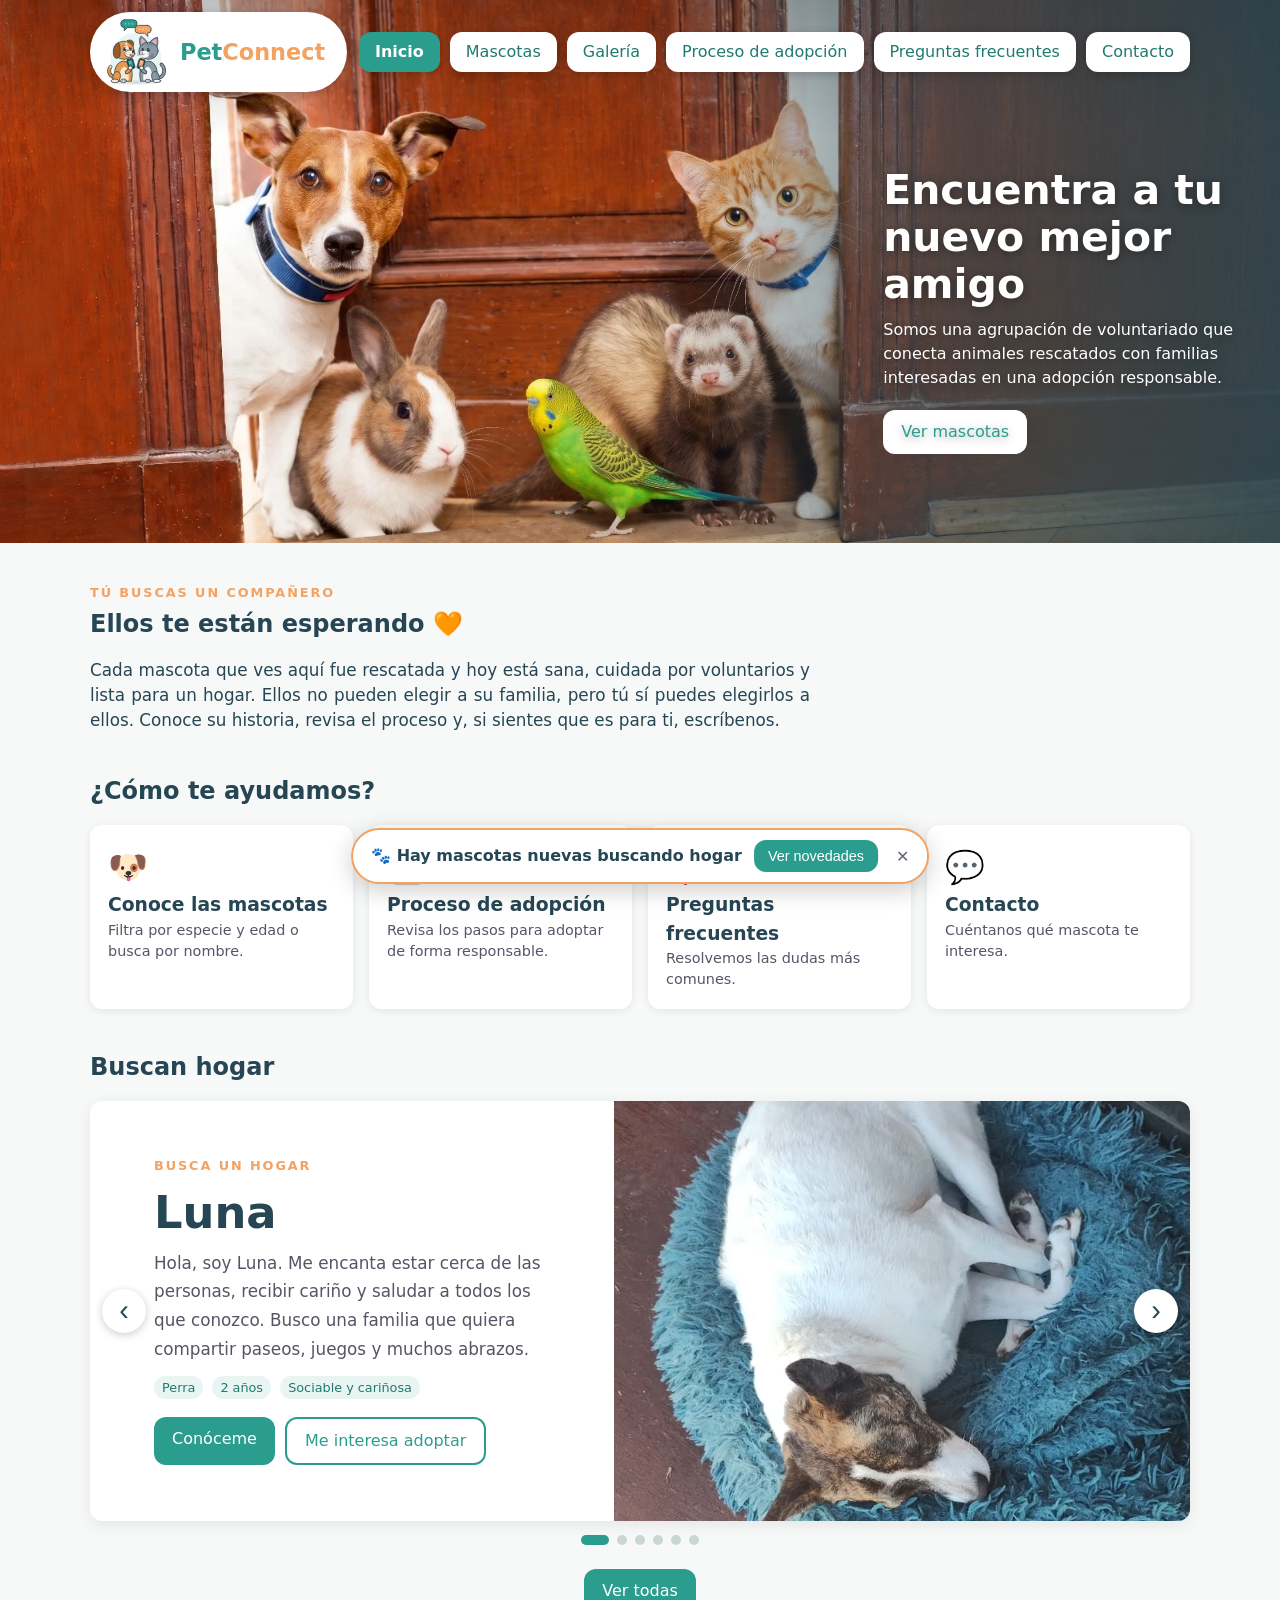
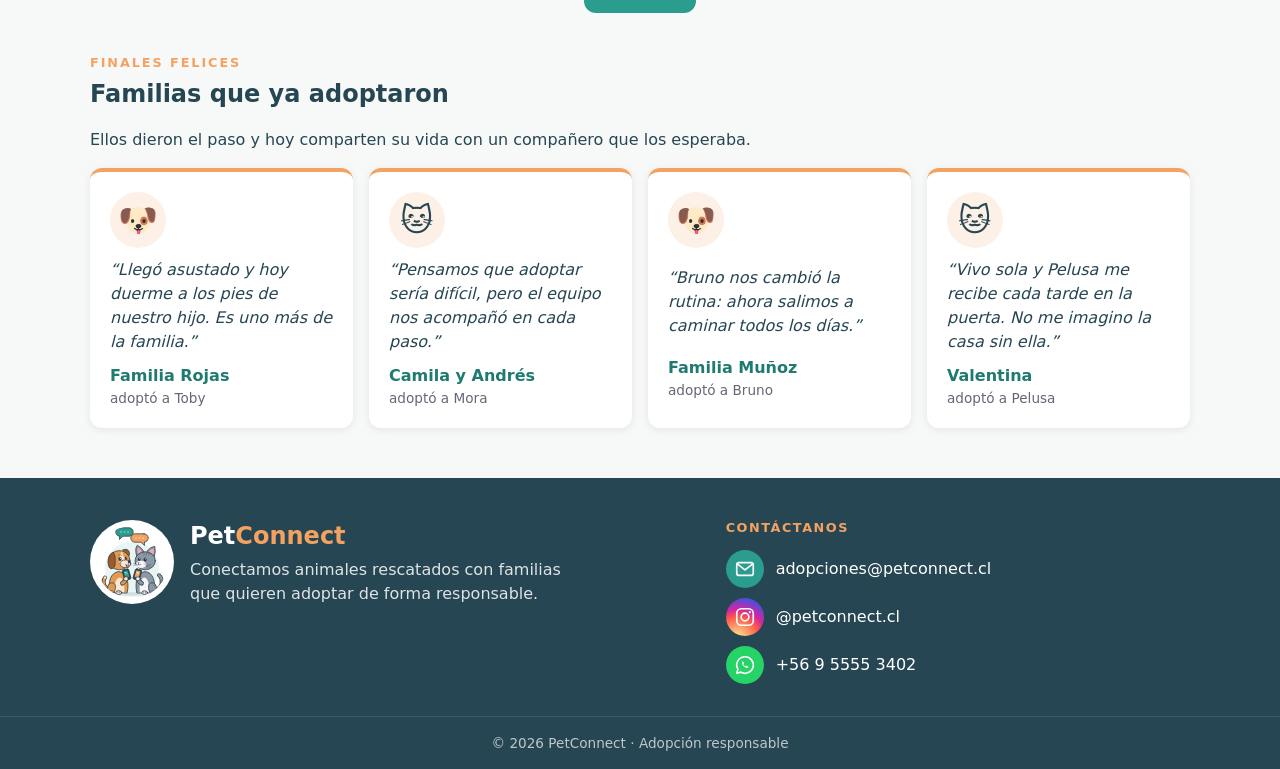
<file: index.html>
<!DOCTYPE html>
<html lang="es">
<head>
  <meta charset="UTF-8">
  <meta name="viewport" content="width=device-width, initial-scale=1.0">
  <title>PetConnect | Adopción responsable</title>
  <link rel="icon" href="public/img/imagenes/logo.ico" sizes="any">
  <!-- El sitio está en public/html: esta página solo lleva hacia allá -->
  <meta http-equiv="refresh" content="0; url=public/html/index.html">
  <script>location.replace("public/html/index.html");</script>
</head>
<body style="font-family: system-ui, sans-serif; text-align: center; padding: 40px 16px;">
  <img src="public/img/imagenes/logo.svg" alt="" width="120">
  <p>Cargando PetConnect…</p>
  <p><a href="public/html/index.html">Entrar al sitio</a></p>
</body>
</html>
</file>
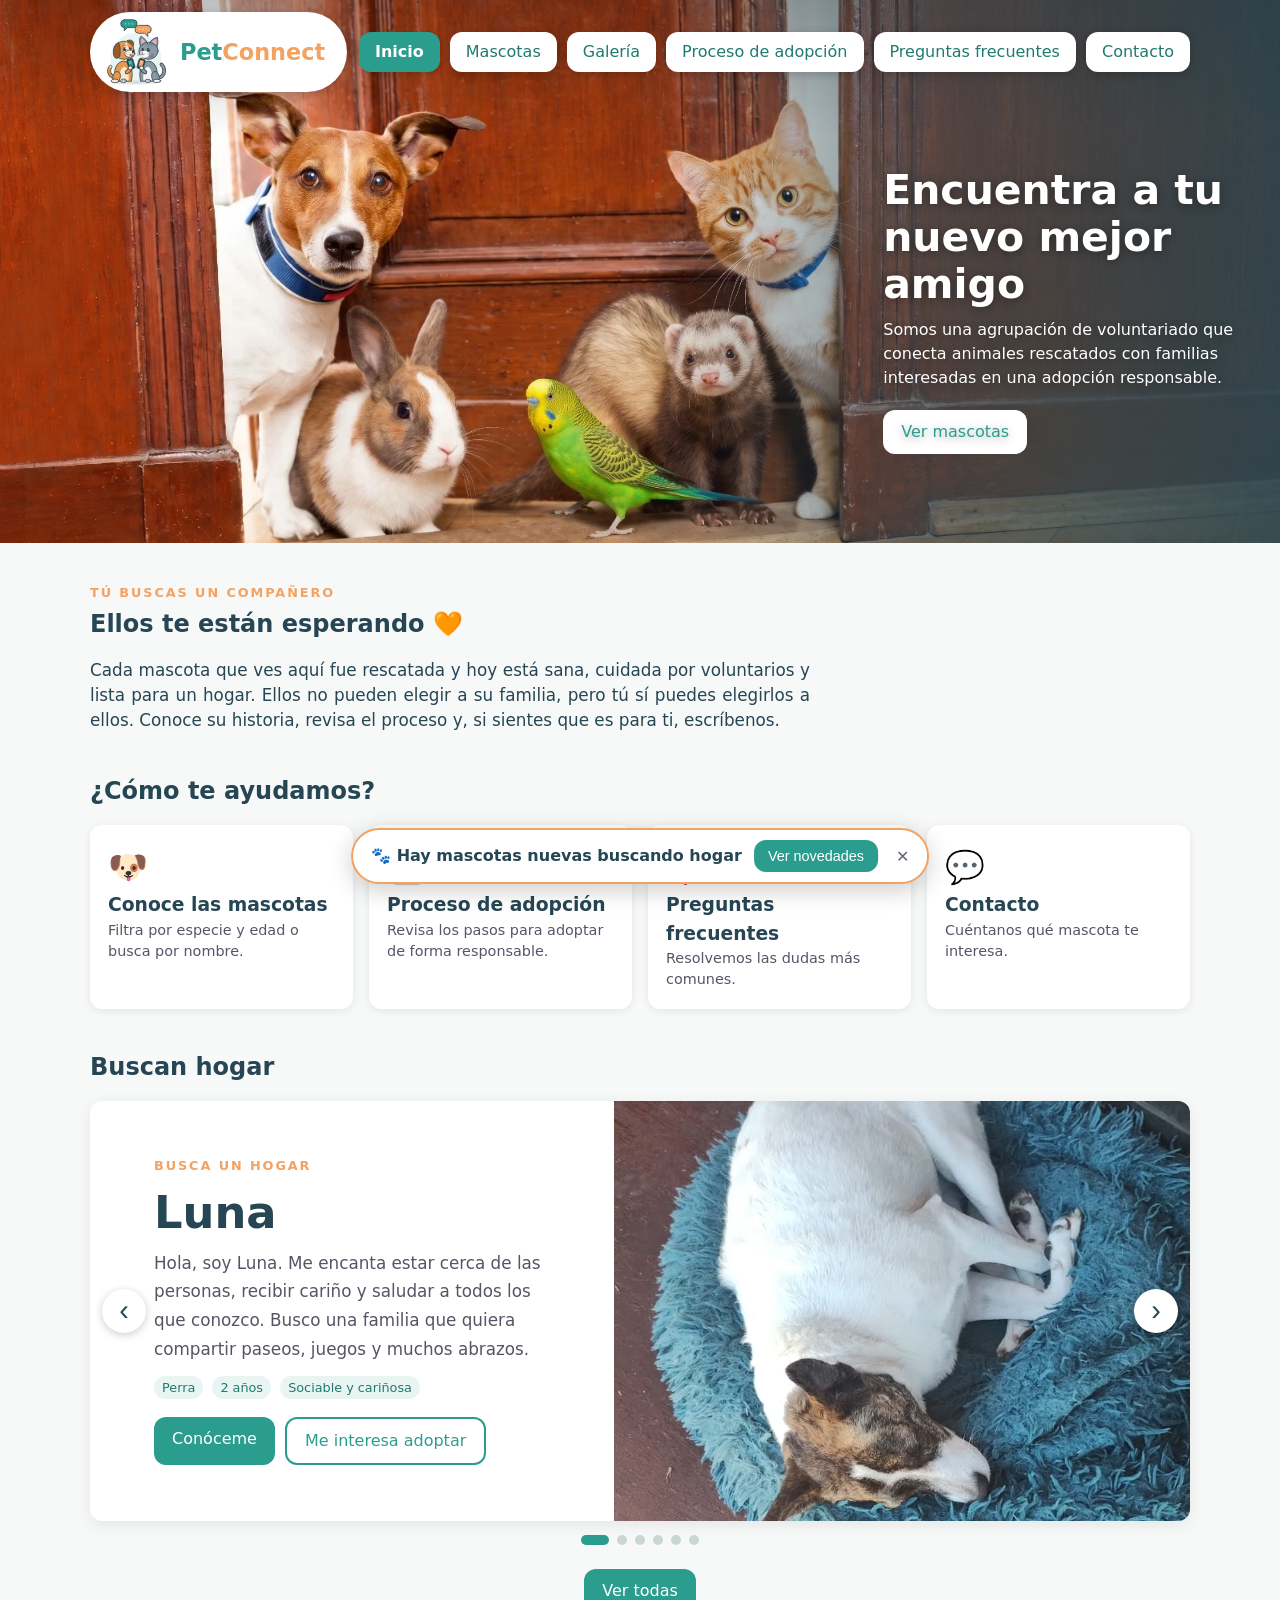
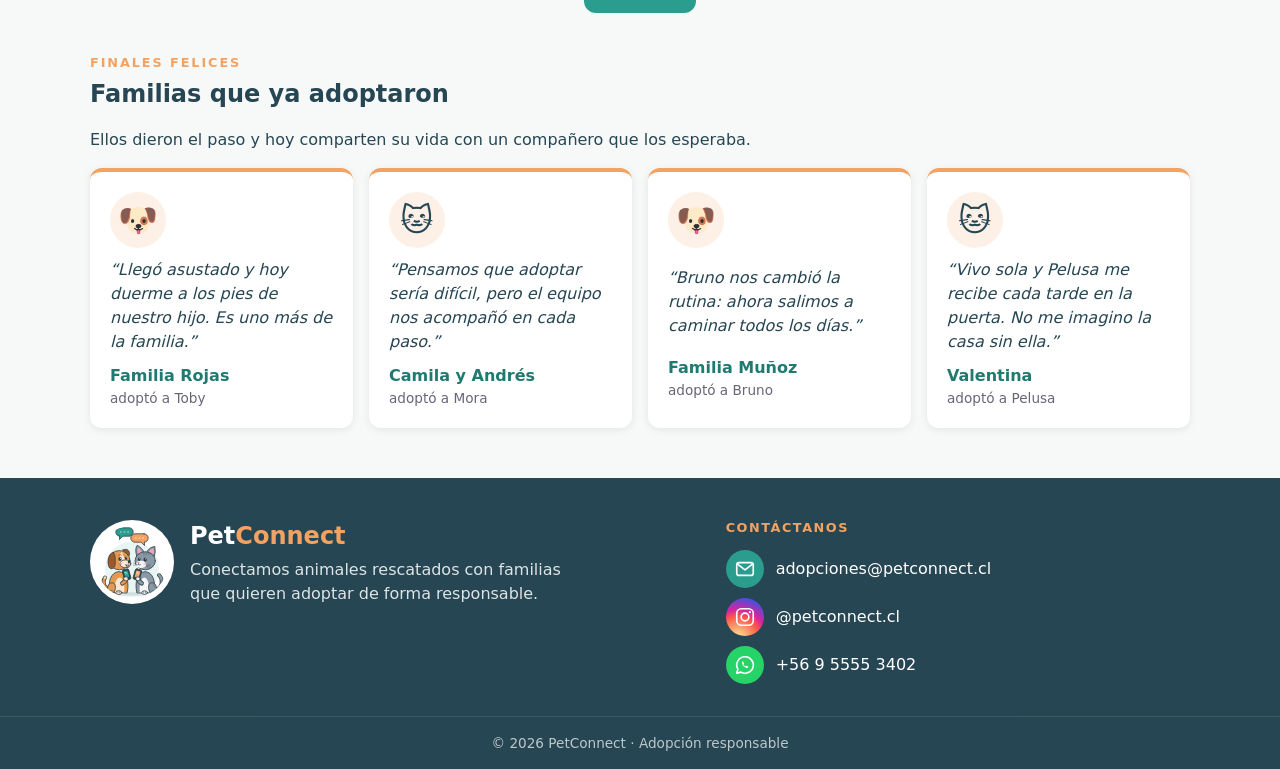
<file: public/html/index.html>
<!DOCTYPE html>
<html lang="es">
<head>
  <meta charset="UTF-8">
  <meta name="viewport" content="width=device-width, initial-scale=1.0">
  <title>Inicio | PetConnect</title>
  <link rel="stylesheet" href="../css/styles.css">
  <link rel="icon" href="../img/imagenes/logo.ico" sizes="any">
</head>
<body class="inicio">
  <header class="header">
    <div class="contenedor header__fila">
      <a href="index.html" class="logo"><img src="../img/imagenes/logo.svg" alt="" class="logo__img"><span>Pet<b>Connect</b></span></a>
      <button id="btnMenu" class="menu" aria-label="Abrir menú" aria-expanded="false">☰</button>
      <nav class="nav" id="nav">
        <a href="index.html" class="activo" aria-current="page">Inicio</a>
        <a href="mascotas.html">Mascotas</a>
        <a href="galeria.html">Galería</a>
        <a href="proceso.html">Proceso de adopción</a>
        <a href="preguntas.html">Preguntas frecuentes</a>
        <a href="contacto.html">Contacto</a>
      </nav>
    </div>
  </header>

  <section class="hero hero--foto">
    <div class="contenedor">
      <div class="hero__contenido">
        <h1>Encuentra a tu nuevo mejor amigo</h1>
        <p>Somos una agrupación de voluntariado que conecta animales rescatados con familias interesadas en una adopción responsable.</p>
        <a href="mascotas.html" class="btn">Ver mascotas</a>
      </div>
    </div>
  </section>

  <main class="contenedor">
    <section class="intro">
      <p class="antetitulo">Tú buscas un compañero</p>
      <h2>Ellos te están esperando 🧡</h2>
      <p>Cada mascota que ves aquí fue rescatada y hoy está sana, cuidada por voluntarios y lista para un hogar. Ellos no pueden elegir a su familia, pero tú sí puedes elegirlos a ellos. Conoce su historia, revisa el proceso y, si sientes que es para ti, escríbenos.</p>
    </section>

    <section>
      <h2>¿Cómo te ayudamos?</h2>
      <div class="accesos">
        <a href="mascotas.html" class="acceso">
          <span class="acceso__icono">🐶</span>
          <h3>Conoce las mascotas</h3>
          <p>Filtra por especie y edad o busca por nombre.</p>
        </a>
        <a href="proceso.html" class="acceso">
          <span class="acceso__icono">📋</span>
          <h3>Proceso de adopción</h3>
          <p>Revisa los pasos para adoptar de forma responsable.</p>
        </a>
        <a href="preguntas.html" class="acceso">
          <span class="acceso__icono">❓</span>
          <h3>Preguntas frecuentes</h3>
          <p>Resolvemos las dudas más comunes.</p>
        </a>
        <a href="contacto.html" class="acceso">
          <span class="acceso__icono">💬</span>
          <h3>Contacto</h3>
          <p>Cuéntanos qué mascota te interesa.</p>
        </a>
      </div>
    </section>

    <section>
      <h2>Buscan hogar</h2>
      <div class="carrusel" id="carrusel" aria-roledescription="carrusel" aria-label="Mascotas que buscan hogar">
        <div class="carrusel__pista" id="pista"></div>
        <button class="carrusel__flecha carrusel__flecha--anterior" id="anterior" aria-label="Mascota anterior">‹</button>
        <button class="carrusel__flecha carrusel__flecha--siguiente" id="siguiente" aria-label="Mascota siguiente">›</button>
      </div>
      <div class="carrusel__puntos" id="puntos"></div>
      <p class="centrado"><a href="mascotas.html" class="btn">Ver todas</a></p>
    </section>

    <section class="familias">
      <p class="antetitulo">Finales felices</p>
      <h2>Familias que ya adoptaron</h2>
      <p>Ellos dieron el paso y hoy comparten su vida con un compañero que los esperaba.</p>
      <div id="familias" class="familias__grilla"></div>
    </section>
  </main>

  <dialog id="novedades" class="modal novedades">
    <button class="modal__cerrar" id="cerrarNovedades" aria-label="Cerrar">✕</button>
    <h2>Novedades PetConnect</h2>
    <p class="novedades__mensaje">Hoy alguien está esperando junto a la puerta a una familia que todavía no conoce. <strong>Tal vez seas tú.</strong></p>
    <ul id="novedadesLista" class="novedades__lista"></ul>
    <p class="novedades__aviso">Recuerda: la adopción en PetConnect es <strong>gratuita</strong>. Nunca pedimos dinero por redes sociales.</p>
    <a href="mascotas.html" class="btn">Conocerlos</a>
  </dialog>

  <div id="avisoNovedades" class="aviso-novedades" role="status" hidden>
    <span>🐾 Hay mascotas nuevas buscando hogar</span>
    <button id="verNovedades" class="btn">Ver novedades</button>
    <button id="cerrarAviso" class="aviso-novedades__cerrar" aria-label="Cerrar aviso">✕</button>
  </div>

  <footer class="footer">
    <div class="contenedor footer__grilla">
      <div class="footer__marca">
        <img src="../img/imagenes/logo.svg" alt="" class="footer__logo">
        <div>
          <p class="footer__nombre">Pet<b>Connect</b></p>
          <p>Conectamos animales rescatados con familias que quieren adoptar de forma responsable.</p>
        </div>
      </div>
      <div>
        <p class="footer__titulo">Contáctanos</p>
        <ul class="redes">
          <li><a class="red" href="mailto:adopciones@petconnect.cl"><span class="red__icono red__icono--correo"><svg viewBox="0 0 24 24" aria-hidden="true"><rect x="3" y="5" width="18" height="14" rx="2.5" fill="none" stroke="currentColor" stroke-width="1.8"/><path d="M3.5 6.5 12 13l8.5-6.5" fill="none" stroke="currentColor" stroke-width="1.8" stroke-linejoin="round"/></svg></span>adopciones@petconnect.cl</a></li>
          <li><a class="red" href="https://instagram.com/petconnect.cl" target="_blank" rel="noopener"><span class="red__icono red__icono--instagram"><svg viewBox="0 0 24 24" aria-hidden="true"><rect x="3" y="3" width="18" height="18" rx="5" fill="none" stroke="currentColor" stroke-width="1.8"/><circle cx="12" cy="12" r="4.2" fill="none" stroke="currentColor" stroke-width="1.8"/><circle cx="17.3" cy="6.7" r="1.2" fill="currentColor"/></svg></span>@petconnect.cl</a></li>
          <li><a class="red" href="https://wa.me/56955553402" target="_blank" rel="noopener"><span class="red__icono red__icono--whatsapp"><svg viewBox="0 0 24 24" aria-hidden="true"><path d="M12 3a9 9 0 0 0-7.8 13.5L3 21l4.6-1.2A9 9 0 1 0 12 3z" fill="none" stroke="currentColor" stroke-width="1.8" stroke-linejoin="round"/><path d="M9 8.5c.3-.6.8-.6 1.1-.1l.7 1.3c.2.3.1.7-.2 1l-.5.5c.5 1.1 1.4 2 2.5 2.5l.5-.5c.3-.3.7-.4 1-.2l1.3.7c.5.3.5.8-.1 1.1-1.2.7-2.7.4-4.4-1.1-1.6-1.5-2.4-3.2-1.9-4.2z" fill="currentColor"/></svg></span>+56 9 5555 3402</a></li>
        </ul>
      </div>
    </div>
    <p class="footer__copy">© 2026 PetConnect · Adopción responsable</p>
  </footer>

  <script src="../js/seguridad.js"></script>
  <script src="../js/datos.js"></script>
  <script src="../js/comun.js"></script>
  <script src="../js/index.js"></script>
</body>
</html>
</file>
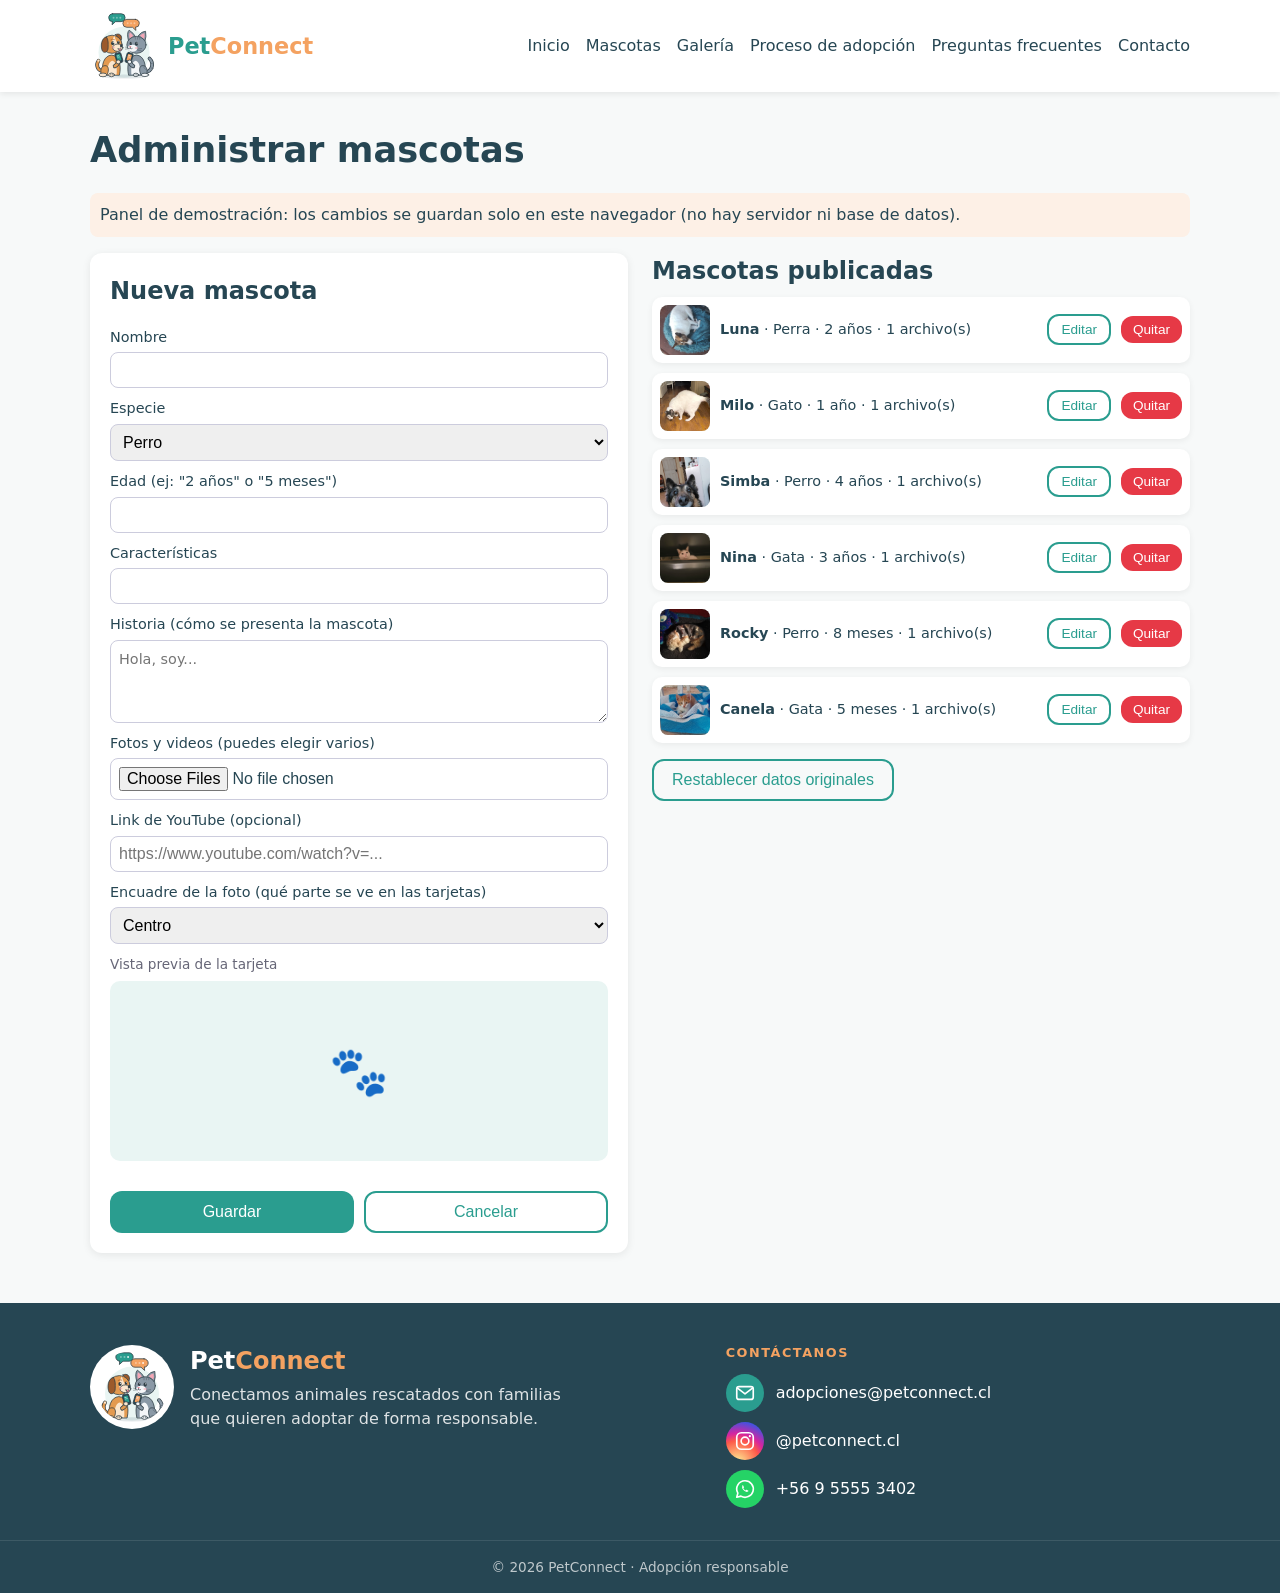
<file: public/html/admin.html>
<!DOCTYPE html>
<html lang="es">
<head>
  <meta charset="UTF-8">
  <meta name="viewport" content="width=device-width, initial-scale=1.0">
  <meta name="robots" content="noindex">
  <title>Administración | PetConnect</title>
  <link rel="stylesheet" href="../css/styles.css">
  <link rel="icon" href="../img/imagenes/logo.ico" sizes="any">
</head>
<body>
  <header class="header">
    <div class="contenedor header__fila">
      <a href="index.html" class="logo"><img src="../img/imagenes/logo.svg" alt="" class="logo__img"><span>Pet<b>Connect</b></span></a>
      <button id="btnMenu" class="menu" aria-label="Abrir menú" aria-expanded="false">☰</button>
      <nav class="nav" id="nav">
        <a href="index.html">Inicio</a>
        <a href="mascotas.html">Mascotas</a>
        <a href="galeria.html">Galería</a>
        <a href="proceso.html">Proceso de adopción</a>
        <a href="preguntas.html">Preguntas frecuentes</a>
        <a href="contacto.html">Contacto</a>
      </nav>
    </div>
  </header>

  <main class="contenedor">
    <section class="admin">
      <h1 class="titulo">Administrar mascotas</h1>
      <p class="admin__aviso">Panel de demostración: los cambios se guardan solo en este navegador (no hay servidor ni base de datos).</p>

      <div class="admin__grilla">
        <form id="formMascota" class="form" novalidate>
          <h2 id="tituloForm">Nueva mascota</h2>
          <label>Nombre
            <input type="text" name="nombre">
          </label>
          <label>Especie
            <select name="tipo">
              <option value="Perro">Perro</option>
              <option value="Perra">Perra</option>
              <option value="Gato">Gato</option>
              <option value="Gata">Gata</option>
            </select>
          </label>
          <label>Edad (ej: "2 años" o "5 meses")
            <input type="text" name="edad">
          </label>
          <label>Características
            <input type="text" name="caracteristicas">
          </label>
          <label>Historia (cómo se presenta la mascota)
            <textarea name="historia" rows="3" placeholder="Hola, soy..."></textarea>
          </label>
          <label>Fotos y videos (puedes elegir varios)
            <input type="file" name="archivos" accept="image/*,video/*" multiple>
          </label>
          <label>Link de YouTube (opcional)
            <input type="url" name="youtube" placeholder="https://www.youtube.com/watch?v=...">
          </label>
          <label>Encuadre de la foto (qué parte se ve en las tarjetas)
            <select name="encuadre">
              <option value="arriba">Arriba (cuando la cara está arriba)</option>
              <option value="centro" selected>Centro</option>
              <option value="abajo">Abajo</option>
            </select>
          </label>
          <div class="admin__vista">
            <span>Vista previa de la tarjeta</span>
            <div id="vistaPrevia" class="tarjeta__foto">🐾</div>
          </div>
          <div id="galeriaActual" class="admin__galeria"></div>
          <p id="erroresAdmin" class="errores"></p>
          <div class="ficha__acciones">
            <button type="submit" class="btn">Guardar</button>
            <button type="button" id="btnCancelar" class="btn btn--borde">Cancelar</button>
          </div>
          <p id="exitoAdmin" class="exito" hidden></p>
        </form>

        <div>
          <h2>Mascotas publicadas</h2>
          <ul id="listaAdmin" class="admin__lista"></ul>
          <button id="btnRestablecer" class="btn btn--borde">Restablecer datos originales</button>
        </div>
      </div>
    </section>
  </main>

  <footer class="footer">
    <div class="contenedor footer__grilla">
      <div class="footer__marca">
        <img src="../img/imagenes/logo.svg" alt="" class="footer__logo">
        <div>
          <p class="footer__nombre">Pet<b>Connect</b></p>
          <p>Conectamos animales rescatados con familias que quieren adoptar de forma responsable.</p>
        </div>
      </div>
      <div>
        <p class="footer__titulo">Contáctanos</p>
        <ul class="redes">
          <li><a class="red" href="mailto:adopciones@petconnect.cl"><span class="red__icono red__icono--correo"><svg viewBox="0 0 24 24" aria-hidden="true"><rect x="3" y="5" width="18" height="14" rx="2.5" fill="none" stroke="currentColor" stroke-width="1.8"/><path d="M3.5 6.5 12 13l8.5-6.5" fill="none" stroke="currentColor" stroke-width="1.8" stroke-linejoin="round"/></svg></span>adopciones@petconnect.cl</a></li>
          <li><a class="red" href="https://instagram.com/petconnect.cl" target="_blank" rel="noopener"><span class="red__icono red__icono--instagram"><svg viewBox="0 0 24 24" aria-hidden="true"><rect x="3" y="3" width="18" height="18" rx="5" fill="none" stroke="currentColor" stroke-width="1.8"/><circle cx="12" cy="12" r="4.2" fill="none" stroke="currentColor" stroke-width="1.8"/><circle cx="17.3" cy="6.7" r="1.2" fill="currentColor"/></svg></span>@petconnect.cl</a></li>
          <li><a class="red" href="https://wa.me/56955553402" target="_blank" rel="noopener"><span class="red__icono red__icono--whatsapp"><svg viewBox="0 0 24 24" aria-hidden="true"><path d="M12 3a9 9 0 0 0-7.8 13.5L3 21l4.6-1.2A9 9 0 1 0 12 3z" fill="none" stroke="currentColor" stroke-width="1.8" stroke-linejoin="round"/><path d="M9 8.5c.3-.6.8-.6 1.1-.1l.7 1.3c.2.3.1.7-.2 1l-.5.5c.5 1.1 1.4 2 2.5 2.5l.5-.5c.3-.3.7-.4 1-.2l1.3.7c.5.3.5.8-.1 1.1-1.2.7-2.7.4-4.4-1.1-1.6-1.5-2.4-3.2-1.9-4.2z" fill="currentColor"/></svg></span>+56 9 5555 3402</a></li>
        </ul>
      </div>
    </div>
    <p class="footer__copy">© 2026 PetConnect · Adopción responsable</p>
  </footer>

  <script src="../js/seguridad.js"></script>
  <script src="../js/datos.js"></script>
  <script src="../js/comun.js"></script>
  <script src="../js/admin.js"></script>
</body>
</html>
</file>
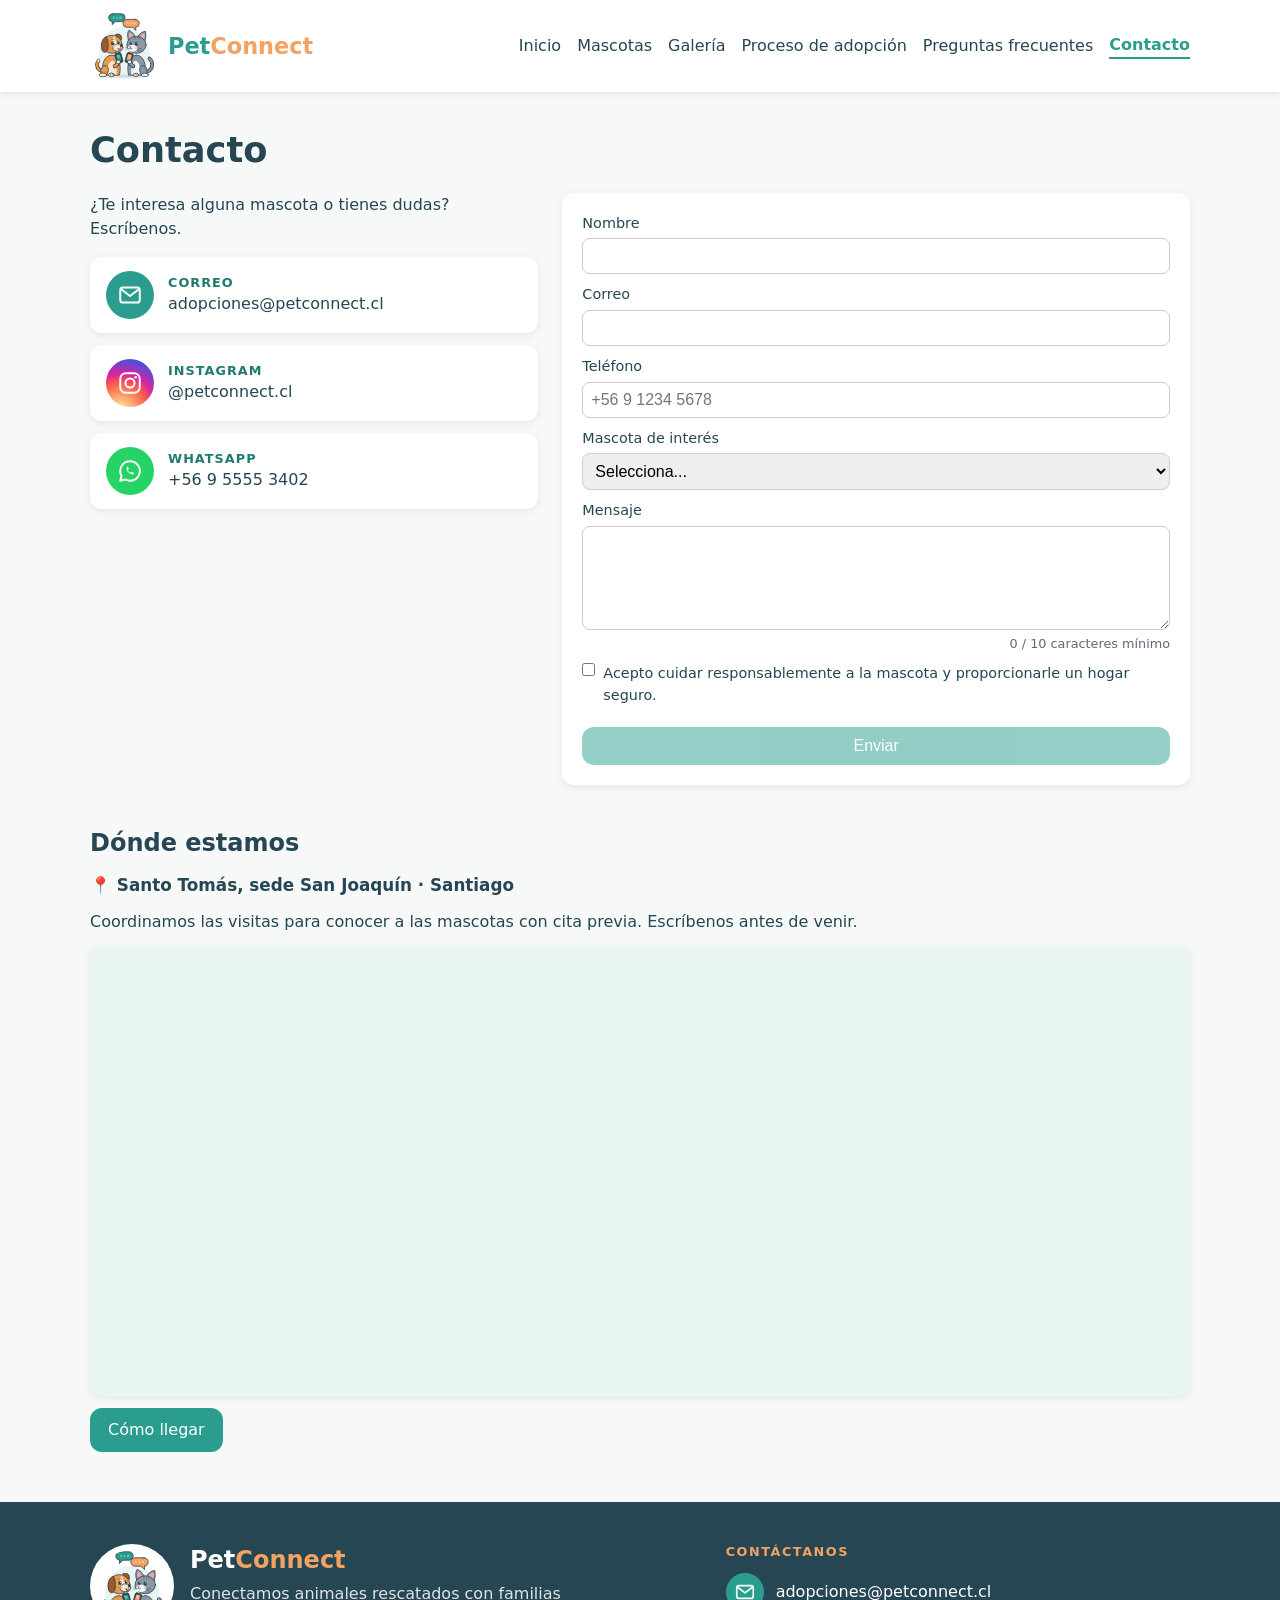
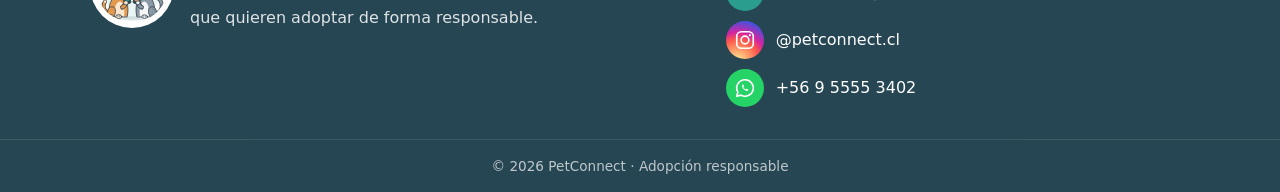
<file: public/html/contacto.html>
<!DOCTYPE html>
<html lang="es">
<head>
  <meta charset="UTF-8">
  <meta name="viewport" content="width=device-width, initial-scale=1.0">
  <title>Contacto | PetConnect</title>
  <link rel="stylesheet" href="../css/styles.css">
  <link rel="icon" href="../img/imagenes/logo.ico" sizes="any">
</head>
<body>
  <header class="header">
    <div class="contenedor header__fila">
      <a href="index.html" class="logo"><img src="../img/imagenes/logo.svg" alt="" class="logo__img"><span>Pet<b>Connect</b></span></a>
      <button id="btnMenu" class="menu" aria-label="Abrir menú" aria-expanded="false">☰</button>
      <nav class="nav" id="nav">
        <a href="index.html">Inicio</a>
        <a href="mascotas.html">Mascotas</a>
        <a href="galeria.html">Galería</a>
        <a href="proceso.html">Proceso de adopción</a>
        <a href="preguntas.html">Preguntas frecuentes</a>
        <a href="contacto.html" class="activo" aria-current="page">Contacto</a>
      </nav>
    </div>
  </header>

  <main class="contenedor">
    <section class="contacto">
      <h1 class="titulo">Contacto</h1>
      <div class="contacto__grilla">
        <div>
          <p>¿Te interesa alguna mascota o tienes dudas? Escríbenos.</p>
          <ul class="contacto__tarjetas">
            <li><a class="contacto__tarjeta" href="mailto:adopciones@petconnect.cl"><span class="red__icono red__icono--correo"><svg viewBox="0 0 24 24" aria-hidden="true"><rect x="3" y="5" width="18" height="14" rx="2.5" fill="none" stroke="currentColor" stroke-width="1.8"/><path d="M3.5 6.5 12 13l8.5-6.5" fill="none" stroke="currentColor" stroke-width="1.8" stroke-linejoin="round"/></svg></span><span><strong>Correo</strong>adopciones@petconnect.cl</span></a></li>
            <li><a class="contacto__tarjeta" href="https://instagram.com/petconnect.cl" target="_blank" rel="noopener"><span class="red__icono red__icono--instagram"><svg viewBox="0 0 24 24" aria-hidden="true"><rect x="3" y="3" width="18" height="18" rx="5" fill="none" stroke="currentColor" stroke-width="1.8"/><circle cx="12" cy="12" r="4.2" fill="none" stroke="currentColor" stroke-width="1.8"/><circle cx="17.3" cy="6.7" r="1.2" fill="currentColor"/></svg></span><span><strong>Instagram</strong>@petconnect.cl</span></a></li>
            <li><a class="contacto__tarjeta" href="https://wa.me/56955553402" target="_blank" rel="noopener"><span class="red__icono red__icono--whatsapp"><svg viewBox="0 0 24 24" aria-hidden="true"><path d="M12 3a9 9 0 0 0-7.8 13.5L3 21l4.6-1.2A9 9 0 1 0 12 3z" fill="none" stroke="currentColor" stroke-width="1.8" stroke-linejoin="round"/><path d="M9 8.5c.3-.6.8-.6 1.1-.1l.7 1.3c.2.3.1.7-.2 1l-.5.5c.5 1.1 1.4 2 2.5 2.5l.5-.5c.3-.3.7-.4 1-.2l1.3.7c.5.3.5.8-.1 1.1-1.2.7-2.7.4-4.4-1.1-1.6-1.5-2.4-3.2-1.9-4.2z" fill="currentColor"/></svg></span><span><strong>WhatsApp</strong>+56 9 5555 3402</span></a></li>
          </ul>
        </div>

        <form id="formContacto" class="form" novalidate>
          <label>Nombre
            <input type="text" name="nombre" required>
          </label>
          <label>Correo
            <input type="email" name="correo" required>
          </label>
          <label>Teléfono
            <input type="tel" name="telefono" inputmode="tel" autocomplete="tel" placeholder="+56 9 1234 5678" required>
          </label>
          <label>Mascota de interés
            <select name="mascota" id="selectMascota" required>
              <option value="">Selecciona...</option>
            </select>
          </label>
          <label>Mensaje
            <textarea name="mensaje" rows="4" required></textarea>
          </label>
          <label class="check">
            <input type="checkbox" name="robot" required>
            Acepto cuidar responsablemente a la mascota y proporcionarle un hogar seguro.
          </label>
          
          <p id="errores" class="errores"></p>
          <button type="submit" class="btn">Enviar</button>
          <p id="exito" class="exito" hidden></p>
        </form>
      </div>
    </section>

    <!-- Para cambiar el lugar, basta con cambiar el texto de búsqueda en los dos links (q=...) -->
    <section class="ubicacion">
      <h2>Dónde estamos</h2>
      <p class="ubicacion__direccion">📍 Santo Tomás, sede San Joaquín · Santiago</p>
      <p>Coordinamos las visitas para conocer a las mascotas con cita previa. Escríbenos antes de venir.</p>
      <div class="mapa">
        <iframe src="https://maps.google.com/maps?q=Instituto+Profesional+Santo+Tom%C3%A1s+sede+San+Joaqu%C3%ADn&amp;z=16&amp;output=embed"
          title="Mapa con la ubicación de PetConnect" loading="lazy" referrerpolicy="no-referrer-when-downgrade"></iframe>
      </div>
      <a class="btn" href="https://www.google.com/maps/search/?api=1&amp;query=Instituto+Profesional+Santo+Tom%C3%A1s+sede+San+Joaqu%C3%ADn" target="_blank" rel="noopener">Cómo llegar</a>
    </section>
  </main>

  <footer class="footer">
    <div class="contenedor footer__grilla">
      <div class="footer__marca">
        <img src="../img/imagenes/logo.svg" alt="" class="footer__logo">
        <div>
          <p class="footer__nombre">Pet<b>Connect</b></p>
          <p>Conectamos animales rescatados con familias que quieren adoptar de forma responsable.</p>
        </div>
      </div>
      <div>
        <p class="footer__titulo">Contáctanos</p>
        <ul class="redes">
          <li><a class="red" href="mailto:adopciones@petconnect.cl"><span class="red__icono red__icono--correo"><svg viewBox="0 0 24 24" aria-hidden="true"><rect x="3" y="5" width="18" height="14" rx="2.5" fill="none" stroke="currentColor" stroke-width="1.8"/><path d="M3.5 6.5 12 13l8.5-6.5" fill="none" stroke="currentColor" stroke-width="1.8" stroke-linejoin="round"/></svg></span>adopciones@petconnect.cl</a></li>
          <li><a class="red" href="https://instagram.com/petconnect.cl" target="_blank" rel="noopener"><span class="red__icono red__icono--instagram"><svg viewBox="0 0 24 24" aria-hidden="true"><rect x="3" y="3" width="18" height="18" rx="5" fill="none" stroke="currentColor" stroke-width="1.8"/><circle cx="12" cy="12" r="4.2" fill="none" stroke="currentColor" stroke-width="1.8"/><circle cx="17.3" cy="6.7" r="1.2" fill="currentColor"/></svg></span>@petconnect.cl</a></li>
          <li><a class="red" href="https://wa.me/56955553402" target="_blank" rel="noopener"><span class="red__icono red__icono--whatsapp"><svg viewBox="0 0 24 24" aria-hidden="true"><path d="M12 3a9 9 0 0 0-7.8 13.5L3 21l4.6-1.2A9 9 0 1 0 12 3z" fill="none" stroke="currentColor" stroke-width="1.8" stroke-linejoin="round"/><path d="M9 8.5c.3-.6.8-.6 1.1-.1l.7 1.3c.2.3.1.7-.2 1l-.5.5c.5 1.1 1.4 2 2.5 2.5l.5-.5c.3-.3.7-.4 1-.2l1.3.7c.5.3.5.8-.1 1.1-1.2.7-2.7.4-4.4-1.1-1.6-1.5-2.4-3.2-1.9-4.2z" fill="currentColor"/></svg></span>+56 9 5555 3402</a></li>
        </ul>
      </div>
    </div>
    <p class="footer__copy">© 2026 PetConnect · Adopción responsable</p>
  </footer>

  <script src="../js/seguridad.js"></script>
  <script src="../js/datos.js"></script>
  <script src="../js/comun.js"></script>
  <script src="../js/contacto.js"></script>
</body>
</html>
</file>
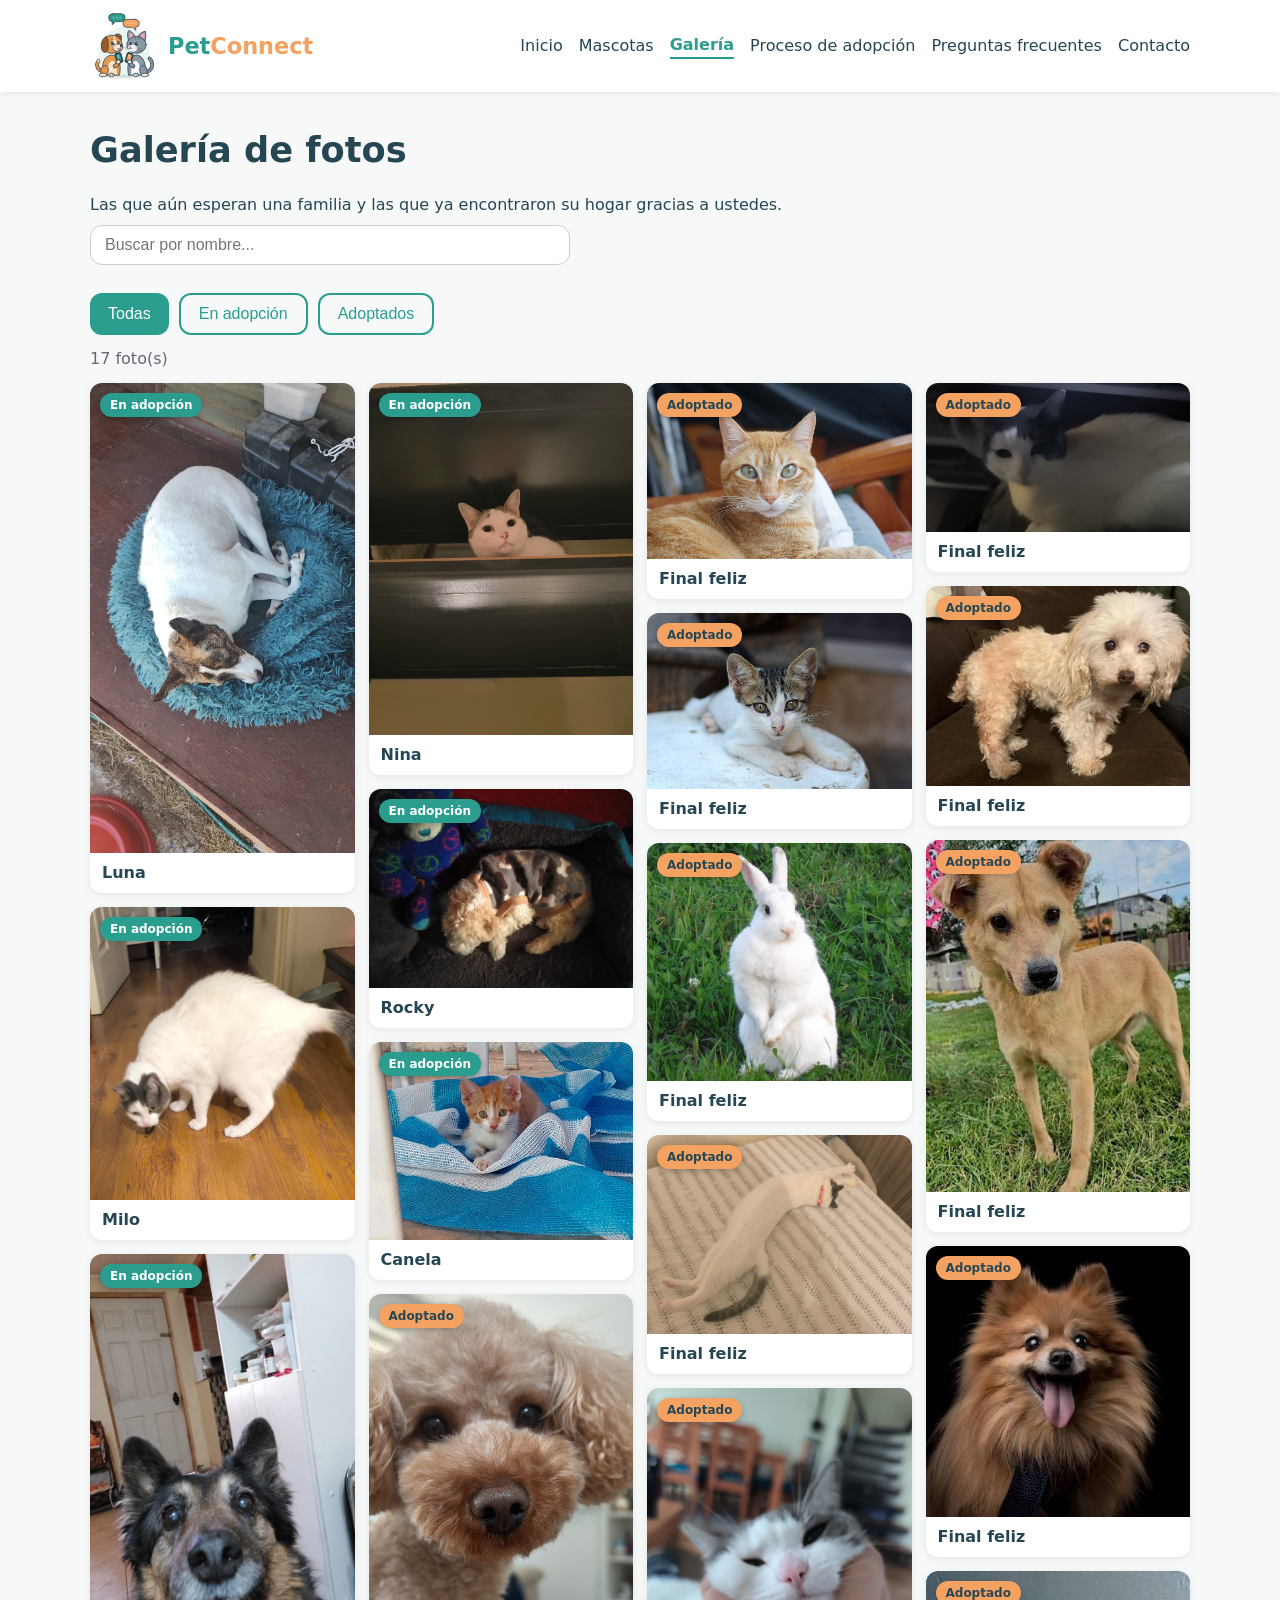
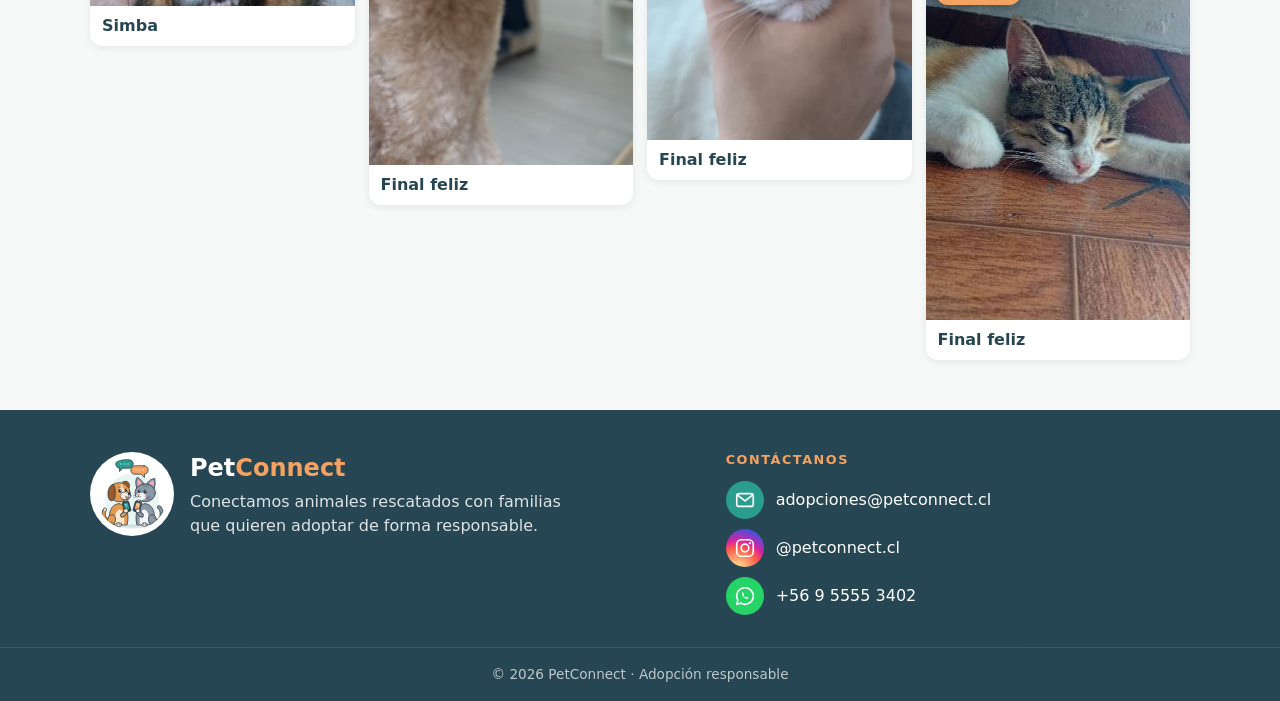
<file: public/html/galeria.html>
<!DOCTYPE html>
<html lang="es">
<head>
  <meta charset="UTF-8">
  <meta name="viewport" content="width=device-width, initial-scale=1.0">
  <title>Galería | PetConnect</title>
  <link rel="stylesheet" href="../css/styles.css">
  <link rel="icon" href="../img/imagenes/logo.ico" sizes="any">
</head>
<body>
  <header class="header">
    <div class="contenedor header__fila">
      <a href="index.html" class="logo"><img src="../img/imagenes/logo.svg" alt="" class="logo__img"><span>Pet<b>Connect</b></span></a>
      <button id="btnMenu" class="menu" aria-label="Abrir menú" aria-expanded="false">☰</button>
      <nav class="nav" id="nav">
        <a href="index.html">Inicio</a>
        <a href="mascotas.html">Mascotas</a>
        <a href="galeria.html" class="activo" aria-current="page">Galería</a>
        <a href="proceso.html">Proceso de adopción</a>
        <a href="preguntas.html">Preguntas frecuentes</a>
        <a href="contacto.html">Contacto</a>
      </nav>
    </div>
  </header>

  <main class="contenedor">
    <section>
      <h1 class="titulo">Galería de fotos</h1>
      <p>Las que aún esperan una familia y las que ya encontraron su hogar gracias a ustedes.</p>

      <input type="search" id="buscarFoto" class="buscador" placeholder="Buscar por nombre..." aria-label="Buscar foto por nombre">
      <div class="galeria-filtros" role="group" aria-label="Filtrar fotos">
        <button class="btn" data-filtro="todas">Todas</button>
        <button class="btn btn--borde" data-filtro="adopcion">En adopción</button>
        <button class="btn btn--borde" data-filtro="adoptados">Adoptados</button>
      </div>
      <p id="totalFotos" class="resultado"></p>
      <div id="fotos" class="galeria-fotos"></div>
    </section>
  </main>

  <dialog id="visor" class="visor">
    <button class="modal__cerrar" id="cerrarVisor" aria-label="Cerrar">✕</button>
    <button class="carrusel__flecha carrusel__flecha--anterior" id="visorAnterior" aria-label="Foto anterior">‹</button>
    <img id="visorImagen" alt="">
    <button class="carrusel__flecha carrusel__flecha--siguiente" id="visorSiguiente" aria-label="Foto siguiente">›</button>
    <p id="visorTexto" class="visor__texto"></p>
  </dialog>

  <footer class="footer">
    <div class="contenedor footer__grilla">
      <div class="footer__marca">
        <img src="../img/imagenes/logo.svg" alt="" class="footer__logo">
        <div>
          <p class="footer__nombre">Pet<b>Connect</b></p>
          <p>Conectamos animales rescatados con familias que quieren adoptar de forma responsable.</p>
        </div>
      </div>
      <div>
        <p class="footer__titulo">Contáctanos</p>
        <ul class="redes">
          <li><a class="red" href="mailto:adopciones@petconnect.cl"><span class="red__icono red__icono--correo"><svg viewBox="0 0 24 24" aria-hidden="true"><rect x="3" y="5" width="18" height="14" rx="2.5" fill="none" stroke="currentColor" stroke-width="1.8"/><path d="M3.5 6.5 12 13l8.5-6.5" fill="none" stroke="currentColor" stroke-width="1.8" stroke-linejoin="round"/></svg></span>adopciones@petconnect.cl</a></li>
          <li><a class="red" href="https://instagram.com/petconnect.cl" target="_blank" rel="noopener"><span class="red__icono red__icono--instagram"><svg viewBox="0 0 24 24" aria-hidden="true"><rect x="3" y="3" width="18" height="18" rx="5" fill="none" stroke="currentColor" stroke-width="1.8"/><circle cx="12" cy="12" r="4.2" fill="none" stroke="currentColor" stroke-width="1.8"/><circle cx="17.3" cy="6.7" r="1.2" fill="currentColor"/></svg></span>@petconnect.cl</a></li>
          <li><a class="red" href="https://wa.me/56955553402" target="_blank" rel="noopener"><span class="red__icono red__icono--whatsapp"><svg viewBox="0 0 24 24" aria-hidden="true"><path d="M12 3a9 9 0 0 0-7.8 13.5L3 21l4.6-1.2A9 9 0 1 0 12 3z" fill="none" stroke="currentColor" stroke-width="1.8" stroke-linejoin="round"/><path d="M9 8.5c.3-.6.8-.6 1.1-.1l.7 1.3c.2.3.1.7-.2 1l-.5.5c.5 1.1 1.4 2 2.5 2.5l.5-.5c.3-.3.7-.4 1-.2l1.3.7c.5.3.5.8-.1 1.1-1.2.7-2.7.4-4.4-1.1-1.6-1.5-2.4-3.2-1.9-4.2z" fill="currentColor"/></svg></span>+56 9 5555 3402</a></li>
        </ul>
      </div>
    </div>
    <p class="footer__copy">© 2026 PetConnect · Adopción responsable</p>
  </footer>

  <script src="../js/seguridad.js"></script>
  <script src="../js/datos.js"></script>
  <script src="../js/comun.js"></script>
  <script src="../js/galeria.js"></script>
</body>
</html>
</file>
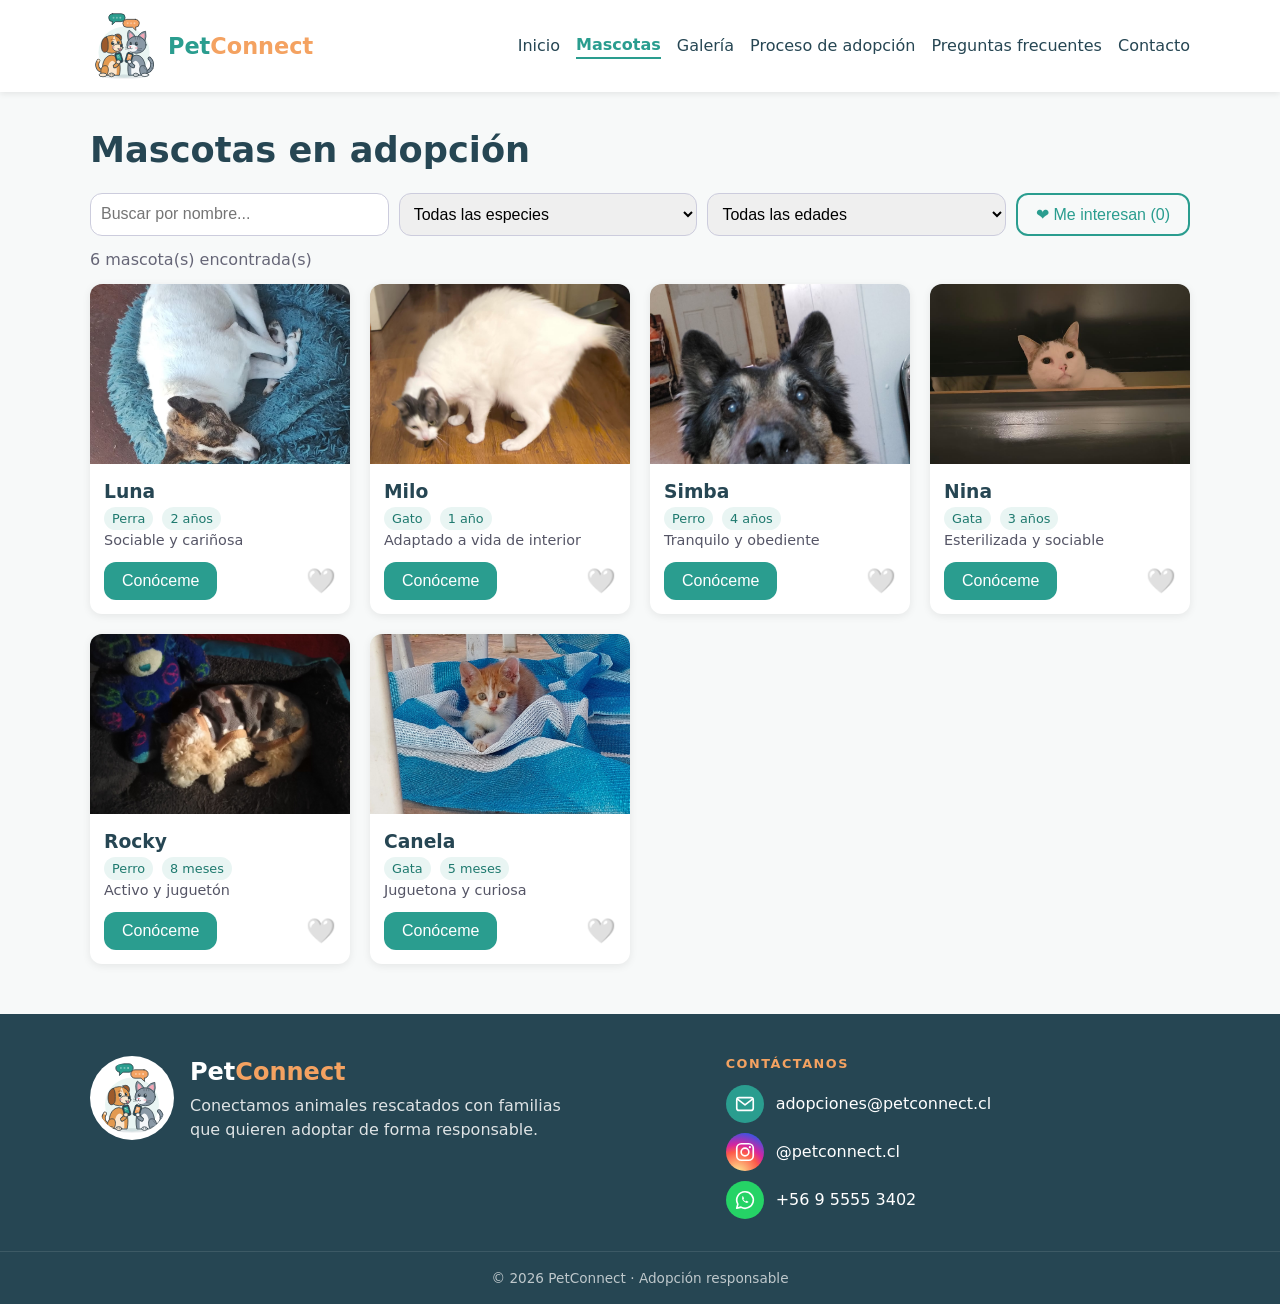
<file: public/html/mascotas.html>
<!DOCTYPE html>
<html lang="es">
<head>
  <meta charset="UTF-8">
  <meta name="viewport" content="width=device-width, initial-scale=1.0">
  <title>Mascotas | PetConnect</title>
  <link rel="stylesheet" href="../css/styles.css">
  <link rel="icon" href="../img/imagenes/logo.ico" sizes="any">
</head>
<body>
  <header class="header">
    <div class="contenedor header__fila">
      <a href="index.html" class="logo"><img src="../img/imagenes/logo.svg" alt="" class="logo__img"><span>Pet<b>Connect</b></span></a>
      <button id="btnMenu" class="menu" aria-label="Abrir menú" aria-expanded="false">☰</button>
      <nav class="nav" id="nav">
        <a href="index.html">Inicio</a>
        <a href="mascotas.html" class="activo" aria-current="page">Mascotas</a>
        <a href="galeria.html">Galería</a>
        <a href="proceso.html">Proceso de adopción</a>
        <a href="preguntas.html">Preguntas frecuentes</a>
        <a href="contacto.html">Contacto</a>
      </nav>
    </div>
  </header>

  <main class="contenedor">
    <section>
      <h1 class="titulo">Mascotas en adopción</h1>

      <div class="filtros">
        <input type="search" id="buscar" placeholder="Buscar por nombre..." aria-label="Buscar por nombre">
        <select id="filtroEspecie" aria-label="Filtrar por especie">
          <option value="">Todas las especies</option>
          <option value="perro">Perros</option>
          <option value="gato">Gatos</option>
        </select>
        <select id="filtroEdad" aria-label="Filtrar por edad">
          <option value="">Todas las edades</option>
          <option value="cachorro">Cachorros (menos de 1 año)</option>
          <option value="joven">Jóvenes (1 a 3 años)</option>
          <option value="adulto">Adultos (4 años o más)</option>
        </select>
        <button id="btnFavoritos" class="btn btn--borde">❤ Me interesan (<span id="contadorFav">0</span>)</button>
        <button id="btnLimpiar" class="btn btn--borde" hidden>✕ Limpiar filtros</button>
      </div>

      <p id="resultado" class="resultado"></p>
      <div id="listado" class="grilla"></div>
    </section>
  </main>

  <dialog id="modal" class="modal">
    <button class="modal__cerrar" id="cerrarModal" aria-label="Cerrar">✕</button>
    <div id="modalContenido"></div>
  </dialog>

  <footer class="footer">
    <div class="contenedor footer__grilla">
      <div class="footer__marca">
        <img src="../img/imagenes/logo.svg" alt="" class="footer__logo">
        <div>
          <p class="footer__nombre">Pet<b>Connect</b></p>
          <p>Conectamos animales rescatados con familias que quieren adoptar de forma responsable.</p>
        </div>
      </div>
      <div>
        <p class="footer__titulo">Contáctanos</p>
        <ul class="redes">
          <li><a class="red" href="mailto:adopciones@petconnect.cl"><span class="red__icono red__icono--correo"><svg viewBox="0 0 24 24" aria-hidden="true"><rect x="3" y="5" width="18" height="14" rx="2.5" fill="none" stroke="currentColor" stroke-width="1.8"/><path d="M3.5 6.5 12 13l8.5-6.5" fill="none" stroke="currentColor" stroke-width="1.8" stroke-linejoin="round"/></svg></span>adopciones@petconnect.cl</a></li>
          <li><a class="red" href="https://instagram.com/petconnect.cl" target="_blank" rel="noopener"><span class="red__icono red__icono--instagram"><svg viewBox="0 0 24 24" aria-hidden="true"><rect x="3" y="3" width="18" height="18" rx="5" fill="none" stroke="currentColor" stroke-width="1.8"/><circle cx="12" cy="12" r="4.2" fill="none" stroke="currentColor" stroke-width="1.8"/><circle cx="17.3" cy="6.7" r="1.2" fill="currentColor"/></svg></span>@petconnect.cl</a></li>
          <li><a class="red" href="https://wa.me/56955553402" target="_blank" rel="noopener"><span class="red__icono red__icono--whatsapp"><svg viewBox="0 0 24 24" aria-hidden="true"><path d="M12 3a9 9 0 0 0-7.8 13.5L3 21l4.6-1.2A9 9 0 1 0 12 3z" fill="none" stroke="currentColor" stroke-width="1.8" stroke-linejoin="round"/><path d="M9 8.5c.3-.6.8-.6 1.1-.1l.7 1.3c.2.3.1.7-.2 1l-.5.5c.5 1.1 1.4 2 2.5 2.5l.5-.5c.3-.3.7-.4 1-.2l1.3.7c.5.3.5.8-.1 1.1-1.2.7-2.7.4-4.4-1.1-1.6-1.5-2.4-3.2-1.9-4.2z" fill="currentColor"/></svg></span>+56 9 5555 3402</a></li>
        </ul>
      </div>
    </div>
    <p class="footer__copy">© 2026 PetConnect · Adopción responsable</p>
  </footer>

  <script src="../js/seguridad.js"></script>
  <script src="../js/datos.js"></script>
  <script src="../js/comun.js"></script>
  <script src="../js/perfil.js"></script>
  <script src="../js/mascotas.js"></script>
</body>
</html>
</file>
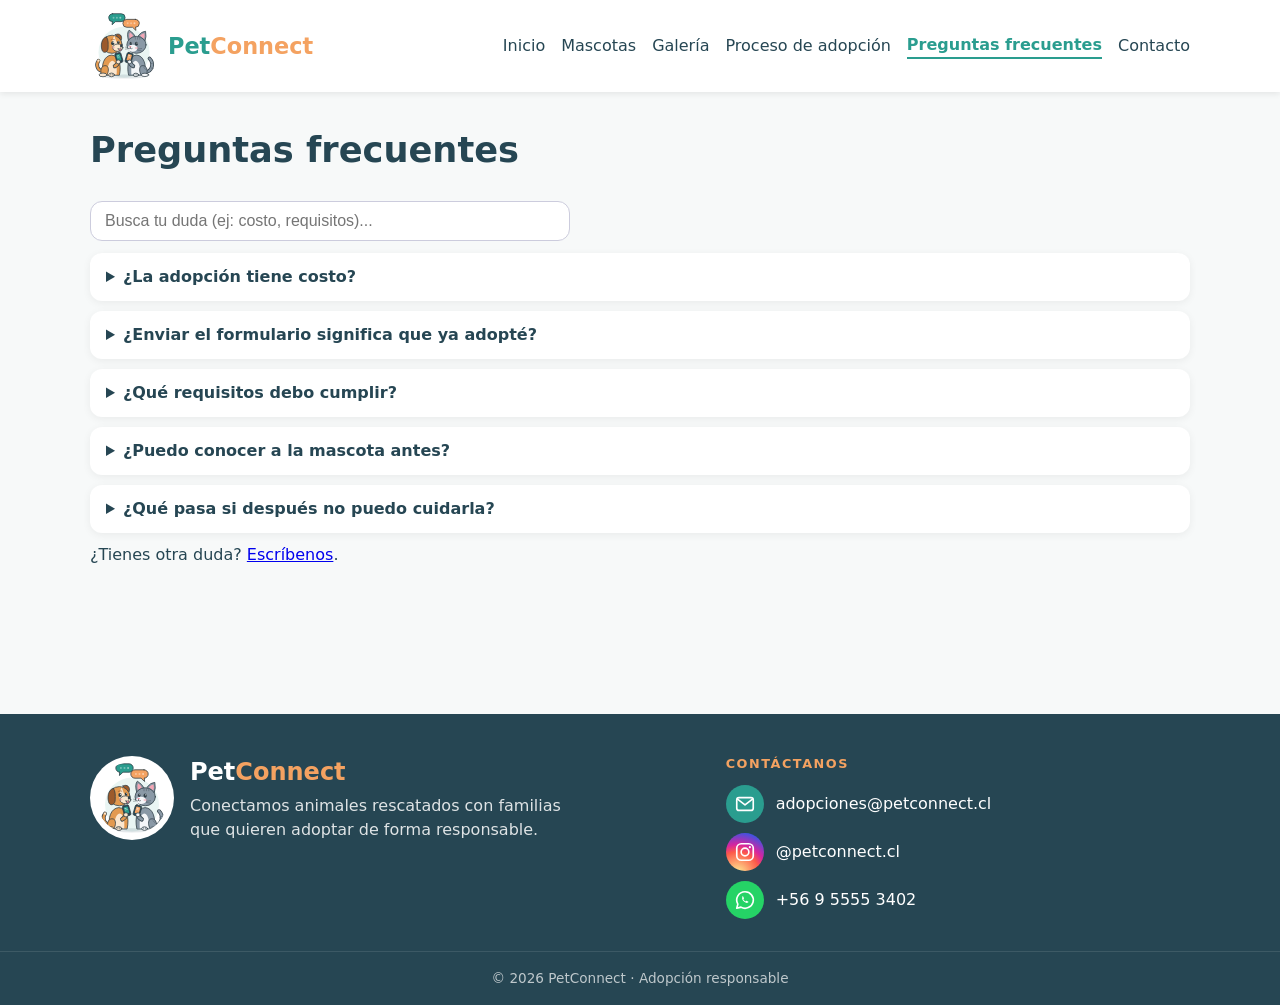
<file: public/html/preguntas.html>
<!DOCTYPE html>
<html lang="es">
<head>
  <meta charset="UTF-8">
  <meta name="viewport" content="width=device-width, initial-scale=1.0">
  <title>Preguntas frecuentes | PetConnect</title>
  <link rel="stylesheet" href="../css/styles.css">
  <link rel="icon" href="../img/imagenes/logo.ico" sizes="any">
</head>
<body>
  <header class="header">
    <div class="contenedor header__fila">
      <a href="index.html" class="logo"><img src="../img/imagenes/logo.svg" alt="" class="logo__img"><span>Pet<b>Connect</b></span></a>
      <button id="btnMenu" class="menu" aria-label="Abrir menú" aria-expanded="false">☰</button>
      <nav class="nav" id="nav">
        <a href="index.html">Inicio</a>
        <a href="mascotas.html">Mascotas</a>
        <a href="galeria.html">Galería</a>
        <a href="proceso.html">Proceso de adopción</a>
        <a href="preguntas.html" class="activo" aria-current="page">Preguntas frecuentes</a>
        <a href="contacto.html">Contacto</a>
      </nav>
    </div>
  </header>

  <main class="contenedor">
    <section class="faq">
      <h1 class="titulo">Preguntas frecuentes</h1>
      <input type="search" id="buscarPregunta" class="buscador" placeholder="Busca tu duda (ej: costo, requisitos)..." aria-label="Buscar pregunta">
      <p id="sinPreguntas" class="resultado" hidden>No encontramos esa pregunta. <a href="contacto.html">Escríbenos</a> y te respondemos.</p>
      <details>
        <summary>¿La adopción tiene costo?</summary>
        <p>No. Solo pedimos el compromiso de cuidar a la mascota, mantener sus vacunas al día y esterilizarla cuando corresponda.</p>
      </details>
      <details>
        <summary>¿Enviar el formulario significa que ya adopté?</summary>
        <p>No. El formulario solo nos avisa de tu interés. Después te contactamos para una entrevista y evaluar la adopción.</p>
      </details>
      <details>
        <summary>¿Qué requisitos debo cumplir?</summary>
        <p>Ser mayor de edad, contar con un espacio adecuado para la mascota y tener el acuerdo de todas las personas del hogar.</p>
      </details>
      <details>
        <summary>¿Puedo conocer a la mascota antes?</summary>
        <p>Sí. Coordinamos una visita con el voluntario que la tiene a su cuidado.</p>
      </details>
      <details>
        <summary>¿Qué pasa si después no puedo cuidarla?</summary>
        <p>Debes avisarnos. Nunca la abandones: te ayudamos a buscarle un nuevo hogar.</p>
      </details>
      <p>¿Tienes otra duda? <a href="contacto.html">Escríbenos</a>.</p>
    </section>
  </main>

  <footer class="footer">
    <div class="contenedor footer__grilla">
      <div class="footer__marca">
        <img src="../img/imagenes/logo.svg" alt="" class="footer__logo">
        <div>
          <p class="footer__nombre">Pet<b>Connect</b></p>
          <p>Conectamos animales rescatados con familias que quieren adoptar de forma responsable.</p>
        </div>
      </div>
      <div>
        <p class="footer__titulo">Contáctanos</p>
        <ul class="redes">
          <li><a class="red" href="mailto:adopciones@petconnect.cl"><span class="red__icono red__icono--correo"><svg viewBox="0 0 24 24" aria-hidden="true"><rect x="3" y="5" width="18" height="14" rx="2.5" fill="none" stroke="currentColor" stroke-width="1.8"/><path d="M3.5 6.5 12 13l8.5-6.5" fill="none" stroke="currentColor" stroke-width="1.8" stroke-linejoin="round"/></svg></span>adopciones@petconnect.cl</a></li>
          <li><a class="red" href="https://instagram.com/petconnect.cl" target="_blank" rel="noopener"><span class="red__icono red__icono--instagram"><svg viewBox="0 0 24 24" aria-hidden="true"><rect x="3" y="3" width="18" height="18" rx="5" fill="none" stroke="currentColor" stroke-width="1.8"/><circle cx="12" cy="12" r="4.2" fill="none" stroke="currentColor" stroke-width="1.8"/><circle cx="17.3" cy="6.7" r="1.2" fill="currentColor"/></svg></span>@petconnect.cl</a></li>
          <li><a class="red" href="https://wa.me/56955553402" target="_blank" rel="noopener"><span class="red__icono red__icono--whatsapp"><svg viewBox="0 0 24 24" aria-hidden="true"><path d="M12 3a9 9 0 0 0-7.8 13.5L3 21l4.6-1.2A9 9 0 1 0 12 3z" fill="none" stroke="currentColor" stroke-width="1.8" stroke-linejoin="round"/><path d="M9 8.5c.3-.6.8-.6 1.1-.1l.7 1.3c.2.3.1.7-.2 1l-.5.5c.5 1.1 1.4 2 2.5 2.5l.5-.5c.3-.3.7-.4 1-.2l1.3.7c.5.3.5.8-.1 1.1-1.2.7-2.7.4-4.4-1.1-1.6-1.5-2.4-3.2-1.9-4.2z" fill="currentColor"/></svg></span>+56 9 5555 3402</a></li>
        </ul>
      </div>
    </div>
    <p class="footer__copy">© 2026 PetConnect · Adopción responsable</p>
  </footer>

  <script src="../js/seguridad.js"></script>
  <script src="../js/comun.js"></script>
  <script src="../js/preguntas.js"></script>
</body>
</html>
</file>
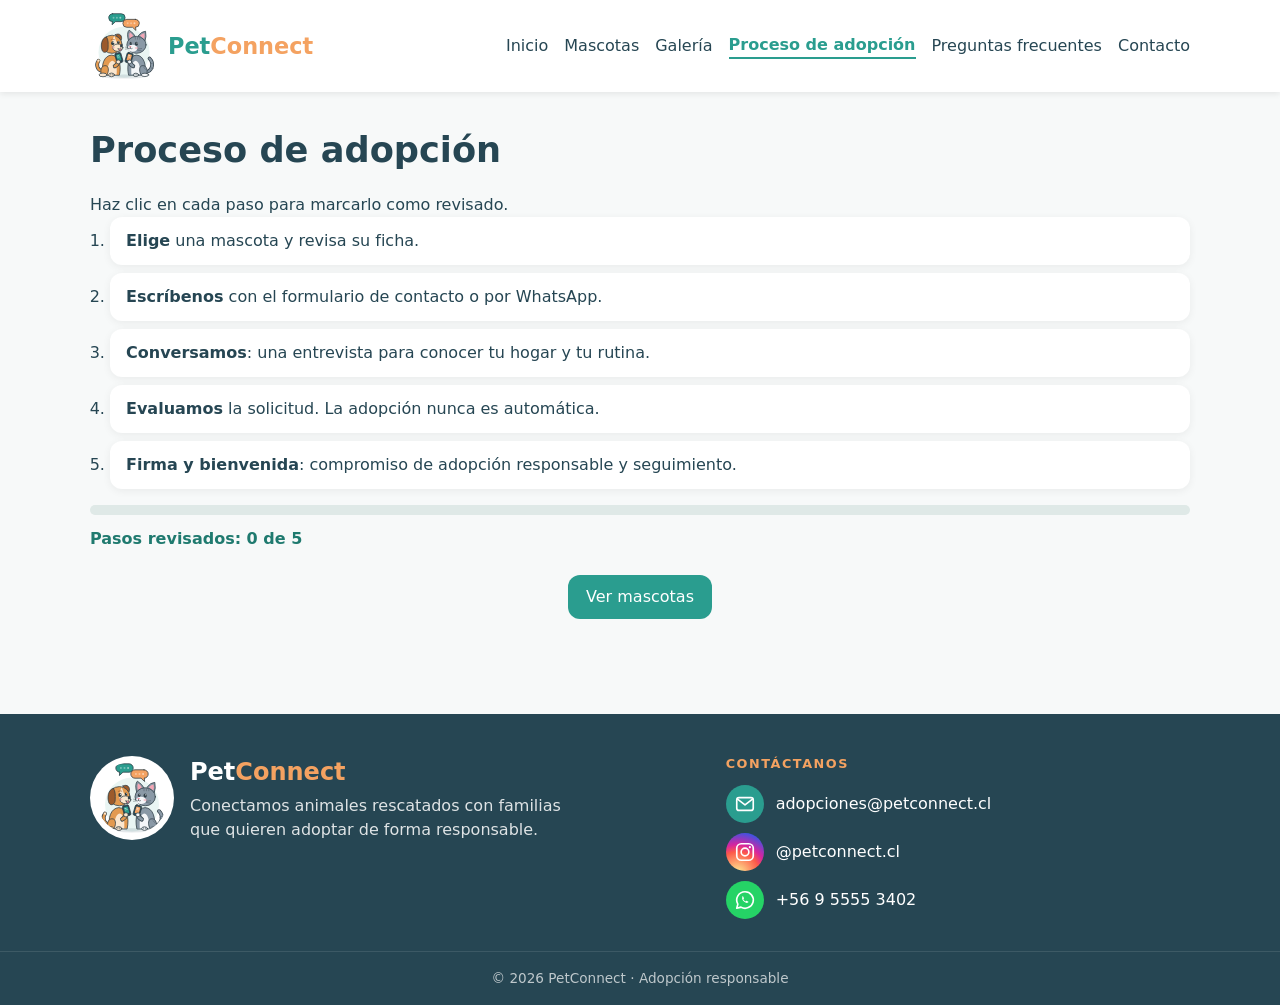
<file: public/html/proceso.html>
<!DOCTYPE html>
<html lang="es">
<head>
  <meta charset="UTF-8">
  <meta name="viewport" content="width=device-width, initial-scale=1.0">
  <title>Proceso de adopción | PetConnect</title>
  <link rel="stylesheet" href="../css/styles.css">
  <link rel="icon" href="../img/imagenes/logo.ico" sizes="any">
</head>
<body>
  <header class="header">
    <div class="contenedor header__fila">
      <a href="index.html" class="logo"><img src="../img/imagenes/logo.svg" alt="" class="logo__img"><span>Pet<b>Connect</b></span></a>
      <button id="btnMenu" class="menu" aria-label="Abrir menú" aria-expanded="false">☰</button>
      <nav class="nav" id="nav">
        <a href="index.html">Inicio</a>
        <a href="mascotas.html">Mascotas</a>
        <a href="galeria.html">Galería</a>
        <a href="proceso.html" class="activo" aria-current="page">Proceso de adopción</a>
        <a href="preguntas.html">Preguntas frecuentes</a>
        <a href="contacto.html">Contacto</a>
      </nav>
    </div>
  </header>

  <main class="contenedor">
    <section class="pasos">
      <h1 class="titulo">Proceso de adopción</h1>
      <p>Haz clic en cada paso para marcarlo como revisado.</p>
      <ol>
        <li><strong>Elige</strong> una mascota y revisa su ficha.</li>
        <li><strong>Escríbenos</strong> con el formulario de contacto o por WhatsApp.</li>
        <li><strong>Conversamos</strong>: una entrevista para conocer tu hogar y tu rutina.</li>
        <li><strong>Evaluamos</strong> la solicitud. La adopción nunca es automática.</li>
        <li><strong>Firma y bienvenida</strong>: compromiso de adopción responsable y seguimiento.</li>
      </ol>
      <div class="progreso" aria-hidden="true"><div id="barraProgreso" class="progreso__barra"></div></div>
      <p id="avance" class="avance" aria-live="polite"></p>
      <p class="centrado"><a href="mascotas.html" class="btn">Ver mascotas</a></p>
    </section>
  </main>

  <footer class="footer">
    <div class="contenedor footer__grilla">
      <div class="footer__marca">
        <img src="../img/imagenes/logo.svg" alt="" class="footer__logo">
        <div>
          <p class="footer__nombre">Pet<b>Connect</b></p>
          <p>Conectamos animales rescatados con familias que quieren adoptar de forma responsable.</p>
        </div>
      </div>
      <div>
        <p class="footer__titulo">Contáctanos</p>
        <ul class="redes">
          <li><a class="red" href="mailto:adopciones@petconnect.cl"><span class="red__icono red__icono--correo"><svg viewBox="0 0 24 24" aria-hidden="true"><rect x="3" y="5" width="18" height="14" rx="2.5" fill="none" stroke="currentColor" stroke-width="1.8"/><path d="M3.5 6.5 12 13l8.5-6.5" fill="none" stroke="currentColor" stroke-width="1.8" stroke-linejoin="round"/></svg></span>adopciones@petconnect.cl</a></li>
          <li><a class="red" href="https://instagram.com/petconnect.cl" target="_blank" rel="noopener"><span class="red__icono red__icono--instagram"><svg viewBox="0 0 24 24" aria-hidden="true"><rect x="3" y="3" width="18" height="18" rx="5" fill="none" stroke="currentColor" stroke-width="1.8"/><circle cx="12" cy="12" r="4.2" fill="none" stroke="currentColor" stroke-width="1.8"/><circle cx="17.3" cy="6.7" r="1.2" fill="currentColor"/></svg></span>@petconnect.cl</a></li>
          <li><a class="red" href="https://wa.me/56955553402" target="_blank" rel="noopener"><span class="red__icono red__icono--whatsapp"><svg viewBox="0 0 24 24" aria-hidden="true"><path d="M12 3a9 9 0 0 0-7.8 13.5L3 21l4.6-1.2A9 9 0 1 0 12 3z" fill="none" stroke="currentColor" stroke-width="1.8" stroke-linejoin="round"/><path d="M9 8.5c.3-.6.8-.6 1.1-.1l.7 1.3c.2.3.1.7-.2 1l-.5.5c.5 1.1 1.4 2 2.5 2.5l.5-.5c.3-.3.7-.4 1-.2l1.3.7c.5.3.5.8-.1 1.1-1.2.7-2.7.4-4.4-1.1-1.6-1.5-2.4-3.2-1.9-4.2z" fill="currentColor"/></svg></span>+56 9 5555 3402</a></li>
        </ul>
      </div>
    </div>
    <p class="footer__copy">© 2026 PetConnect · Adopción responsable</p>
  </footer>

  <script src="../js/seguridad.js"></script>
  <script src="../js/comun.js"></script>
  <script src="../js/proceso.js"></script>
</body>
</html>
</file>
<file: public/css/styles.css>
/* ---------- 1. Base ---------- */
:root {
  --primario: #2a9d8f;
  --primario-oscuro: #1f7a6f;
  --acento: #f4a261;
  --texto: #264653;
  --fondo: #f7f9f9;
  --blanco: #fff;
  --radio: 12px;
}

* {
  box-sizing: border-box;
  margin: 0;
  padding: 0;
}

/* hidden siempre oculta, aunque la clase defina display */
[hidden] {
  display: none !important;
}

html {
  scroll-behavior: smooth;
  scroll-padding-top: 70px;
}

body {
  font-family: system-ui, Arial, sans-serif;
  color: var(--texto);
  background: var(--fondo);
  line-height: 1.5;
}

/* Nada se sale de la pantalla en teléfonos */
img,
video,
iframe {
  max-width: 100%;
}

main {
  min-height: 60vh;
}

h2 {
  margin: 40px 0 16px;
}

.contenedor {
  width: min(1100px, 100% - 32px);
  margin: 0 auto;
}

.titulo {
  margin: 32px 0 16px;
  font-size: clamp(1.6rem, 4vw, 2.2rem);
}

.centrado {
  text-align: center;
  margin-top: 24px;
}

.antetitulo {
  text-transform: uppercase;
  letter-spacing: 0.15em;
  font-size: 0.8rem;
  color: var(--acento);
  font-weight: bold;
  margin-top: 40px;
}

.antetitulo + h2 {
  margin-top: 4px;
}

.resultado {
  margin: 12px 0;
  color: #667;
}

.etiqueta {
  display: inline-block;
  background: #e9f5f3;
  color: var(--primario-oscuro);
  padding: 2px 8px;
  border-radius: 20px;
  font-size: 0.8rem;
  margin-right: 4px;
}

.buscador {
  width: 100%;
  max-width: 480px;
  padding: 10px 14px;
  border: 1px solid #ccd;
  border-radius: var(--radio);
  font-size: 1rem;
  margin: 8px 0 12px;
}

.buscador:focus {
  outline: 2px solid var(--primario);
  outline-offset: 1px;
}

/* ---------- 2. Botones ---------- */
.btn {
  display: inline-block;
  background: var(--primario);
  color: var(--blanco);
  border: none;
  padding: 10px 18px;
  border-radius: var(--radio);
  cursor: pointer;
  text-decoration: none;
  font-size: 1rem;
}

.btn:hover {
  background: var(--primario-oscuro);
  transform: translateY(-2px);
  box-shadow: 0 6px 16px rgba(0, 0, 0, 0.14);
  transition: background 0.3s ease, transform 0.3s ease, box-shadow 0.3s ease;
  border-radius: 14px;
}

.btn--borde {
  background: transparent;
  color: var(--primario);
  border: 2px solid var(--primario);
}

.btn--borde:hover {
  background: var(--primario);
  color: var(--blanco);
}

.btn--peligro {
  background: #e63946;
}

.btn--peligro:hover {
  background: #c62d39;
}

.btn:disabled {
  opacity: 0.5;
  cursor: not-allowed;
}

/* ---------- 3. Encabezado y menú ---------- */
.header {
  background: var(--blanco);
  box-shadow: 0 2px 6px rgba(0, 0, 0, 0.08);
  position: sticky;
  top: 0;
  z-index: 10;
}

.header__fila {
  display: flex;
  justify-content: space-between;
  align-items: center;
  padding: 12px 0;
  flex-wrap: wrap;
  gap: 8px;
}

.logo {
  display: flex;
  align-items: center;
  gap: 10px;
  line-height: 1;
  font-size: 1.4rem;
  font-weight: bold;
  color: var(--primario);
  text-decoration: none;
}

.logo__img {
  display: block;
  height: 68px;
  width: auto;
}

.logo b {
  color: var(--acento);
}

.nav {
  display: flex;
  align-items: center;
  gap: 16px;
}

.nav a {
  color: var(--texto);
  text-decoration: none;
}

.nav a.activo {
  color: var(--primario);
  font-weight: bold;
  border-bottom: 2px solid var(--primario);
}

/* Botón ☰: solo se ve en pantallas medianas y móviles */
.menu {
  display: none;
  background: none;
  border: none;
  font-size: 1.6rem;
  cursor: pointer;
  color: var(--texto);
}

/* En el inicio el menú va sobre la foto, con fondos blancos para que se lea */
.inicio .header {
  position: absolute;
  left: 0;
  right: 0;
  background: transparent;
  box-shadow: none;
}

.inicio .logo {
  background: var(--blanco);
  padding: 6px 22px 6px 12px;
  border-radius: 999px;
  box-shadow: 0 2px 10px rgba(0, 0, 0, 0.2);
}

.inicio .nav {
  gap: 10px;
}

.inicio .nav a {
  background: var(--blanco);
  color: var(--primario-oscuro);
  padding: 8px 16px;
  border-radius: var(--radio);
  box-shadow: 0 2px 10px rgba(0, 0, 0, 0.2);
}

.inicio .nav a:hover {
  background: #e9f5f3;
}

.inicio .nav a.activo {
  background: var(--primario);
  color: var(--blanco);
  border-bottom: none;
}

.inicio .menu {
  background: var(--blanco);
  width: 44px;
  height: 44px;
  border-radius: 50%;
  box-shadow: 0 2px 10px rgba(0, 0, 0, 0.2);
}

/* ---------- 4. Portada ---------- */
.hero {
  background: linear-gradient(135deg, var(--primario), var(--acento));
  color: var(--blanco);
  text-align: center;
  padding: 70px 0;
}

.hero h1 {
  font-size: clamp(1.8rem, 5vw, 2.8rem);
}

.hero p {
  margin: 10px 0 20px;
}

.hero .btn {
  background: var(--blanco);
  color: var(--primario);
}

/* Portada con la foto de los animales; el texto va en la zona libre de la derecha */
.hero--foto {
  position: relative;
  text-align: left;
  padding: 0;
  min-height: clamp(480px, 42.4vw, 700px);
  display: flex;
  align-items: center;
  background: #7a3b22 url(../img/imagenes/portada.webp) center / cover no-repeat;
}

.hero--foto::before {
  content: "";
  position: absolute;
  inset: 0;
  background: linear-gradient(to left, rgba(38, 70, 83, 0.88) 0%, rgba(38, 70, 83, 0.6) 28%, rgba(38, 70, 83, 0) 50%), linear-gradient(to bottom, rgba(0, 0, 0, 0.25), rgba(0, 0, 0, 0) 25%);
}

.hero--foto .contenedor {
  position: relative;
  display: flex;
  justify-content: flex-end;
}

.hero--foto h1 {
  font-size: clamp(1.8rem, 3.2vw, 2.7rem);
  line-height: 1.15;
}

.hero__contenido {
  margin-top: 8px;
  max-width: 380px;
  padding-top: 70px;
  text-shadow: 0 2px 10px rgba(0, 0, 0, 0.35);
}

/* ---------- 5. Inicio ---------- */
.intro p {
  text-align: justify;
}

.intro p:last-child {
  max-width: 720px;
  font-size: 1.05rem;
}

/* Accesos a las secciones */
.accesos {
  display: grid;
  grid-template-columns: repeat(auto-fit, minmax(200px, 1fr));
  gap: 16px;
}

.acceso {
  background: var(--blanco);
  border-radius: var(--radio);
  padding: 18px;
  box-shadow: 0 2px 8px rgba(0, 0, 0, 0.08);
  color: var(--texto);
  text-decoration: none;
  transition: transform 0.2s;
}

.acceso:hover {
  transform: translateY(-2px);
  box-shadow: 0 6px 16px rgba(0, 0, 0, 0.14);
  transition: background 0.3s ease, transform 0.3s ease, box-shadow 0.3s ease;
  border-radius: 14px;
}

.acceso__icono {
  font-size: 2rem;
}

.acceso p {
  font-size: 0.9rem;
  color: #556;
}

/* Carrusel "Buscan hogar" */
.carrusel {
  position: relative;
  overflow: hidden;
  border-radius: var(--radio);
  background: var(--blanco);
  box-shadow: 0 4px 16px rgba(0, 0, 0, 0.08);
}

.carrusel__pista {
  display: flex;
  transition: transform 0.6s ease;
}

.diapositiva {
  flex: 0 0 100%;
  display: grid;
  grid-template-columns: 1fr 1.1fr;
  align-items: stretch;
  min-height: 420px;
}

.diapositiva__texto {
  padding: 40px 48px 40px 64px;
  display: flex;
  flex-direction: column;
  justify-content: center;
  gap: 12px;
}

.diapositiva__texto .antetitulo {
  margin: 0;
}

.diapositiva h3 {
  font-size: clamp(2rem, 4vw, 2.8rem);
  line-height: 1.1;
  color: var(--texto);
}

.diapositiva__historia {
  font-size: 1.05rem;
  color: #556;
  line-height: 1.7;
}

.diapositiva__acciones {
  display: flex;
  gap: 10px;
  flex-wrap: wrap;
  margin-top: 6px;
}

.diapositiva__foto {
  position: relative;
  display: grid;
  place-items: center;
  font-size: 5rem;
  background: #e9f5f3;
  overflow: hidden;
}

.diapositiva__foto img {
  position: absolute;
  inset: 0;
  width: 100%;
  height: 100%;
  object-fit: cover;
}

.carrusel__flecha {
  position: absolute;
  top: 50%;
  transform: translateY(-50%);
  width: 44px;
  height: 44px;
  border-radius: 50%;
  border: none;
  background: var(--blanco);
  color: var(--texto);
  font-size: 1.8rem;
  line-height: 1;
  cursor: pointer;
  box-shadow: 0 2px 8px rgba(0, 0, 0, 0.2);
}

.carrusel__flecha:hover {
  background: var(--primario);
  color: var(--blanco);
}

.carrusel__flecha--anterior {
  left: 12px;
}

.carrusel__flecha--siguiente {
  right: 12px;
}

.carrusel__puntos {
  display: flex;
  justify-content: center;
  gap: 8px;
  margin-top: 14px;
}

.punto-carrusel {
  width: 10px;
  height: 10px;
  border-radius: 10px;
  border: none;
  background: #c9d6d4;
  cursor: pointer;
  padding: 0;
  transition: width 0.3s, background 0.3s;
}

.punto-carrusel.activo {
  width: 28px;
  background: var(--primario);
}

/* Familias que ya adoptaron */
.familias__grilla {
  display: grid;
  grid-template-columns: repeat(auto-fit, minmax(220px, 1fr));
  gap: 16px;
  margin-top: 16px;
}

.familia {
  background: var(--blanco);
  border-radius: var(--radio);
  padding: 20px;
  box-shadow: 0 2px 8px rgba(0, 0, 0, 0.08);
  display: grid;
  gap: 10px;
  border-top: 4px solid var(--acento);
}

.familia:hover {
  transform: translateY(-2px);
  box-shadow: 0 6px 16px rgba(0, 0, 0, 0.14);
  transition: background 0.3s ease, transform 0.3s ease, box-shadow 0.3s ease;
  border-radius: 14px;
}

.familia__icono {
  font-size: 2rem;
  width: 56px;
  height: 56px;
  display: grid;
  place-items: center;
  background: #fdf0e6;
  border-radius: 50%;
}

.familia blockquote {
  font-style: italic;
}

.familia__nombre {
  font-weight: bold;
  color: var(--primario-oscuro);
}

.familia__nombre span {
  display: block;
  font-weight: normal;
  font-size: 0.85rem;
  color: #667;
}

/* Aviso de novedades: no tapa la página al entrar */
.aviso-novedades {
  position: fixed;
  left: 50%;
  bottom: 16px;
  transform: translateX(-50%);
  z-index: 20;
  display: flex;
  align-items: center;
  gap: 12px;
  width: max-content;
  max-width: calc(100% - 32px);
  background: var(--blanco);
  color: var(--texto);
  padding: 10px 12px 10px 18px;
  border-radius: 999px;
  box-shadow: 0 6px 24px rgba(0, 0, 0, 0.2);
  border: 2px solid var(--acento);
  font-weight: bold;
  animation: aparecer 0.4s ease;
}

.aviso-novedades .btn {
  padding: 8px 14px;
  font-size: 0.9rem;
  white-space: nowrap;
}

.aviso-novedades__cerrar {
  background: none;
  border: none;
  font-size: 1rem;
  cursor: pointer;
  color: #667;
  padding: 4px 6px;
}

@keyframes aparecer {
  from {
    opacity: 0;
    transform: translate(-50%, 20px);
  }

  to {
    opacity: 1;
    transform: translate(-50%, 0);
  }
}

/* ---------- 6. Ventanas (ficha y novedades) ---------- */
.modal {
  border: none;
  border-radius: var(--radio);
  padding: 0;
  width: min(480px, 100% - 32px);
  margin: auto;
  overflow-y: auto;
}

.modal::backdrop {
  background: rgba(0, 0, 0, 0.5);
}

/* z-index alto: la foto de la ficha nunca tapa el botón de cerrar */
.modal__cerrar {
  position: absolute;
  top: 10px;
  right: 12px;
  z-index: 5;
  width: 36px;
  height: 36px;
  border: none;
  border-radius: 50%;
  background: rgba(255, 255, 255, 0.9);
  box-shadow: 0 2px 6px rgba(0, 0, 0, 0.2);
  font-size: 1.2rem;
  cursor: pointer;
}

.novedades {
  padding: 28px 24px 24px;
  text-align: center;
  border-top: 6px solid var(--acento);
}

.novedades h2 {
  margin: 0 0 10px;
  color: var(--primario-oscuro);
}

.novedades__mensaje {
  font-size: 1.05rem;
}

.novedades__lista {
  list-style: none;
  display: grid;
  gap: 10px;
  margin: 16px 0;
  text-align: left;
}

.novedades__lista li {
  display: flex;
  gap: 12px;
  align-items: center;
  background: #e9f5f3;
  border-radius: 10px;
  padding: 8px;
}

.novedad__foto {
  position: relative;
  flex: 0 0 56px;
  height: 56px;
  border-radius: 8px;
  overflow: hidden;
  display: grid;
  place-items: center;
  background: #fff;
}

.novedad__foto img {
  position: absolute;
  inset: 0;
  width: 100%;
  height: 100%;
  object-fit: cover;
}

.novedades__aviso {
  font-size: 0.85rem;
  background: #fdf0e6;
  border-radius: 8px;
  padding: 8px;
  margin-bottom: 16px;
}

/* ---------- 7. Mascotas y ficha ---------- */
.filtros {
  display: flex;
  gap: 10px;
  flex-wrap: wrap;
}

.filtros input,
.filtros select {
  padding: 10px;
  border: 1px solid #ccd;
  border-radius: var(--radio);
  font-size: 1rem;
  flex: 1 1 180px;
  min-width: 0;
}

.filtros .btn {
  flex: 0 0 auto;
}

.grilla {
  display: grid;
  grid-template-columns: repeat(auto-fill, minmax(230px, 1fr));
  gap: 20px;
}

.tarjeta {
  background: var(--blanco);
  border-radius: var(--radio);
  overflow: hidden;
  box-shadow: 0 2px 8px rgba(0, 0, 0, 0.08);
  transition: transform 0.2s;
  position: relative;
}

.tarjeta:hover {
  transform: translateY(-4px);
}

.tarjeta__foto {
  position: relative;
  height: 180px;
  display: grid;
  place-items: center;
  padding: 0;
  background: #e9f5f3;
  overflow: hidden;
  font-size: 4.5rem;
  text-align: center;
}

.tarjeta__foto img {
  position: absolute;
  inset: 0;
  width: 100%;
  height: 100%;
  object-fit: cover;
}

.tarjeta__info {
  padding: 14px;
}

.tarjeta__info p {
  font-size: 0.9rem;
  color: #556;
}

.tarjeta__acciones {
  display: flex;
  justify-content: space-between;
  align-items: center;
  margin-top: 10px;
}

.fav {
  background: none;
  border: none;
  font-size: 1.5rem;
  cursor: pointer;
}

/* Foto de la ficha: se ve completa y, detrás, la misma foto difuminada.
   isolation crea una capa propia para que la foto no tape el botón de cerrar. */
.galeria__principal {
  position: relative;
  overflow: hidden;
  isolation: isolate;
  height: 280px;
  background: #000;
  display: grid;
  place-items: center;
  font-size: 4rem;
}

.galeria__principal img,
.galeria__principal video,
.galeria__principal iframe {
  position: absolute;
  inset: 0;
  width: 100%;
  height: 100%;
  object-fit: cover;
  border: 0;
}

.galeria__principal video {
  object-fit: contain;
}

.galeria__principal .galeria__fondo {
  object-fit: cover;
  filter: blur(18px) brightness(0.75);
  transform: scale(1.15);
}

.galeria__principal .galeria__foto {
  object-fit: contain;
  z-index: 1;
}

.galeria__miniaturas {
  display: flex;
  gap: 8px;
  padding: 10px 24px 0;
  overflow-x: auto;
}

.miniatura {
  flex: 0 0 60px;
  height: 60px;
  border-radius: 8px;
  overflow: hidden;
  border: 3px solid transparent;
  background: var(--texto);
  color: var(--blanco);
  cursor: pointer;
  padding: 0;
  font-size: 1.2rem;
}

.miniatura img {
  width: 100%;
  height: 100%;
  object-fit: cover;
}

.miniatura.activa {
  border-color: var(--acento);
}

/* Texto de la ficha sobre fondo blanco para que se lea bien */
.ficha {
  position: relative;
  z-index: 1;
  background: var(--blanco);
  padding: 20px 24px 24px;
  display: grid;
  gap: 14px;
}

.ficha h2 {
  margin: 0;
  font-size: 2rem;
  color: var(--texto);
}

.ficha__antetitulo {
  text-transform: uppercase;
  letter-spacing: 0.15em;
  font-size: 0.75rem;
  color: var(--acento);
  font-weight: bold;
  margin-bottom: -10px;
}

.ficha__historia {
  font-size: 1.05rem;
  font-style: italic;
  color: #3a4a52;
  line-height: 1.6;
}

.ficha__datos {
  list-style: none;
  display: grid;
  grid-template-columns: 1fr 1fr;
  gap: 10px;
}

.ficha__datos li,
.ficha__texto {
  background: #f1f8f7;
  border: 1px solid #d5e9e6;
  border-radius: 10px;
  padding: 10px 12px;
  font-weight: bold;
  font-size: 1.05rem;
  color: var(--texto);
}

.ficha__datos span,
.ficha__texto span {
  display: block;
  font-size: 0.75rem;
  font-weight: bold;
  color: var(--primario-oscuro);
  text-transform: uppercase;
  letter-spacing: 0.03em;
  margin-bottom: 2px;
}

.ficha__nota {
  font-size: 0.85rem;
  color: #4a5a62;
  background: #fdf0e6;
  border-left: 4px solid var(--acento);
  border-radius: 0 8px 8px 0;
  padding: 8px 10px;
}

.ficha__acciones {
  display: flex;
  gap: 10px;
  flex-wrap: wrap;
}

.ficha__acciones .btn {
  flex: 1 1 160px;
}

/* Salud: resumen, informe médico e historial en la ficha */
.salud h3 {
  font-size: 1.1rem;
  margin: 0 0 6px;
}

.salud h4 {
  font-size: 0.95rem;
  margin: 14px 0 6px;
  color: var(--primario-oscuro);
}

.salud__estado {
  font-weight: bold;
  padding: 8px 12px;
  border-radius: 10px;
  background: #f1f8f7;
}

.salud__estado--ok {
  background: #e3f4ef;
  color: var(--primario-oscuro);
}

.salud__estado--pendiente {
  background: #fdf0e6;
  color: #9a4f12;
}

.salud__detalle {
  margin-top: 8px;
  border: 1px solid #d5e9e6;
  border-radius: 10px;
  padding: 8px 12px;
}

.salud__detalle summary {
  cursor: pointer;
  font-weight: bold;
  color: var(--primario);
}

.salud__subtitulo {
  font-weight: bold;
  font-size: 0.9rem;
  margin: 6px 0 4px;
}

.salud__lista {
  margin: 0 0 8px 20px;
  font-size: 0.9rem;
}

.salud__lista--pendiente li::marker {
  content: "⚠️ ";
}

.salud__tabla {
  width: 100%;
  border-collapse: collapse;
  font-size: 0.85rem;
}

.salud__tabla th,
.salud__tabla td {
  text-align: left;
  padding: 6px 8px;
  border-bottom: 1px solid #e3ecea;
}

.salud__tabla th {
  background: var(--texto);
  color: var(--blanco);
}

.salud__tabla .al-dia {
  color: var(--primario-oscuro);
  font-weight: bold;
}

.salud__tabla .pendiente {
  color: #c62d39;
  font-weight: bold;
}

.salud__datos {
  display: grid;
  grid-template-columns: 1fr 1fr;
  gap: 8px;
  font-size: 0.9rem;
}

.salud__datos dt {
  font-size: 0.75rem;
  font-weight: bold;
  color: var(--primario-oscuro);
  text-transform: uppercase;
}

.salud__datos dd {
  font-weight: bold;
}

.ficha__acciones .ficha__descargar {
  flex-basis: 100%;
}

/* ---------- 8. Galería ---------- */
.galeria-filtros {
  display: flex;
  gap: 10px;
  flex-wrap: wrap;
  margin-top: 16px;
}

.galeria-fotos {
  columns: 4 220px;
  column-gap: 14px;
}

.foto-galeria {
  position: relative;
  break-inside: avoid;
  margin-bottom: 14px;
  background: var(--blanco);
  border-radius: var(--radio);
  overflow: hidden;
  box-shadow: 0 2px 8px rgba(0, 0, 0, 0.08);
}

.foto-galeria button {
  display: block;
  width: 100%;
  padding: 0;
  border: none;
  background: none;
  cursor: zoom-in;
}

.foto-galeria img {
  display: block;
  width: 100%;
  height: auto;
  transition: transform 0.3s;
}

.foto-galeria button:hover img {
  transform: scale(1.04);
}

.foto-galeria figcaption {
  padding: 8px 12px;
  font-weight: bold;
  color: var(--texto);
}

/* Sello "En adopción" / "Adoptado" (la clase se arma en galeria.js) */
.sello {
  position: absolute;
  top: 10px;
  left: 10px;
  padding: 3px 10px;
  border-radius: 20px;
  font-size: 0.75rem;
  font-weight: bold;
  color: var(--blanco);
  box-shadow: 0 2px 6px rgba(0, 0, 0, 0.25);
}

.sello--adopcion {
  background: var(--primario);
}

.sello--adoptados {
  background: var(--acento);
  color: var(--texto);
}

/* Visor de fotos en grande */
.visor {
  border: none;
  padding: 0;
  background: transparent;
  max-width: 100vw;
  max-height: 100vh;
  overflow: visible;
  margin: auto;
}

.visor::backdrop {
  background: rgba(0, 0, 0, 0.85);
}

.visor img {
  display: block;
  max-width: min(90vw, 1000px);
  max-height: 80vh;
  border-radius: var(--radio);
}

.visor__texto {
  color: var(--blanco);
  text-align: center;
  margin-top: 10px;
}

.visor__texto a {
  color: var(--acento);
  font-weight: bold;
}

.visor .modal__cerrar {
  top: -14px;
  right: -14px;
}

.visor .carrusel__flecha--anterior {
  left: -22px;
}

.visor .carrusel__flecha--siguiente {
  right: -22px;
}

/* ---------- 9. Proceso de adopción ---------- */
.pasos ol {
  padding-left: 20px;
  display: grid;
  gap: 8px;
}

.pasos li {
  background: var(--blanco);
  border-radius: var(--radio);
  padding: 12px 16px;
  box-shadow: 0 2px 8px rgba(0, 0, 0, 0.06);
  cursor: pointer;
  transition: background 0.2s;
}

.pasos li.revisado {
  background: #e9f5f3;
  text-decoration: line-through;
  color: #667;
}

.avance {
  margin-top: 12px;
  font-weight: bold;
  color: var(--primario-oscuro);
}

.progreso {
  height: 10px;
  background: #dfe9e7;
  border-radius: 10px;
  overflow: hidden;
  margin-top: 16px;
}

.progreso__barra {
  height: 100%;
  width: 0;
  background: var(--primario);
  border-radius: 10px;
  transition: width 0.4s ease;
}

/* ---------- 10. Preguntas frecuentes ---------- */
.faq details {
  background: var(--blanco);
  border-radius: var(--radio);
  padding: 12px 16px;
  margin-bottom: 10px;
  box-shadow: 0 2px 8px rgba(0, 0, 0, 0.06);
}

.faq summary {
  cursor: pointer;
  font-weight: bold;
}

.faq details p {
  margin-top: 8px;
}

/* ---------- 11. Contacto ---------- */
.contacto__grilla {
  display: grid;
  grid-template-columns: 1fr 1.4fr;
  gap: 24px;
}

.contacto__grilla > * {
  min-width: 0;
}

.contacto__grilla .form {
  margin: 0;
  border: none;
  padding: 20px;
  background: var(--blanco);
  border-radius: var(--radio);
  box-shadow: 0 2px 8px rgba(0, 0, 0, 0.08);
}

.contacto__tarjetas {
  list-style: none;
  display: grid;
  gap: 12px;
  margin-top: 16px;
}

.contacto__tarjeta {
  display: flex;
  align-items: center;
  gap: 14px;
  background: var(--blanco);
  border-radius: var(--radio);
  padding: 14px 16px;
  box-shadow: 0 2px 8px rgba(0, 0, 0, 0.08);
  color: var(--texto);
  text-decoration: none;
  transition: transform 0.2s, box-shadow 0.2s;
}

.contacto__tarjeta:hover {
  transform: translateY(-3px);
  box-shadow: 0 6px 16px rgba(0, 0, 0, 0.12);
}

.contacto__tarjeta .red__icono {
  width: 48px;
  height: 48px;
}

.contacto__tarjeta .red__icono svg {
  width: 26px;
  height: 26px;
}

.contacto__tarjeta strong {
  display: block;
  font-size: 0.8rem;
  text-transform: uppercase;
  letter-spacing: 0.08em;
  color: var(--primario-oscuro);
}

.contacto__tarjeta span:last-child {
  overflow-wrap: anywhere;
}

/* Mini tarjeta de la mascota elegida en el formulario */
.vista-mascota {
  display: flex;
  gap: 12px;
  align-items: center;
  background: #e9f5f3;
  border-radius: 10px;
  padding: 8px;
  font-size: 0.9rem;
}

.vista-mascota:empty {
  display: none;
}

.vista-mascota strong {
  display: block;
  font-size: 1rem;
}

.vista-mascota__foto {
  position: relative;
  flex: 0 0 64px;
  height: 64px;
  border-radius: 8px;
  overflow: hidden;
  display: grid;
  place-items: center;
  background: var(--blanco);
}

.vista-mascota__foto img {
  position: absolute;
  inset: 0;
  width: 100%;
  height: 100%;
  object-fit: cover;
}

/* Correo de confirmación que se muestra al enviar la solicitud */
.confirmacion {
  display: grid;
  gap: 10px;
  margin-top: 8px;
}

.confirmacion__titulo {
  font-weight: bold;
  color: var(--primario-oscuro);
}

.correo {
  border: 1px solid #d5e9e6;
  border-radius: 10px;
  background: #f7fbfa;
  padding: 12px 14px;
  font-size: 0.9rem;
}

.correo__cabecera {
  border-bottom: 1px solid #d5e9e6;
  padding-bottom: 8px;
  margin-bottom: 8px;
}

.correo__cuerpo {
  white-space: pre-line;
}

.confirmacion__nota {
  font-size: 0.8rem;
  color: #667;
}

/* Ubicación con mapa */
.ubicacion {
  display: grid;
  gap: 12px;
}

.ubicacion h2 {
  margin-bottom: 0;
}

.ubicacion__direccion {
  font-weight: bold;
  font-size: 1.05rem;
}

.mapa {
  position: relative;
  border-radius: var(--radio);
  overflow: hidden;
  box-shadow: 0 2px 8px rgba(0, 0, 0, 0.08);
  background: #e9f5f3;
  height: clamp(280px, 40vw, 450px);
}

.mapa iframe {
  position: absolute;
  inset: 0;
  width: 100%;
  height: 100%;
  border: 0;
}

.ubicacion .btn {
  justify-self: start;
}

/* ---------- 12. Formularios ---------- */
.form {
  display: grid;
  gap: 10px;
  margin-top: 16px;
  border-top: 1px solid #eee;
  padding-top: 16px;
}

.form label {
  display: grid;
  gap: 4px;
  font-size: 0.9rem;
}

.form input,
.form select,
.form textarea {
  width: 100%;
  max-width: 100%;
  min-width: 0;
  padding: 8px;
  border: 1px solid #ccd;
  border-radius: 8px;
  font-size: 1rem;
}

.form textarea {
  font: inherit;
  resize: vertical;
}

.form .check {
  display: grid;
  grid-template-columns: auto 1fr;
  gap: 4px 8px;
  align-items: start;
}

.form .check input {
  width: auto;
}

/* Estados de la validación en vivo */
.form .invalido {
  border-color: #e63946;
}

.form .valido {
  border-color: var(--primario);
}

.campo__error {
  color: #c62d39;
  font-size: 0.8rem;
  min-height: 1em;
}

.campo__error:empty {
  display: none;
}

.form .check .campo__error {
  grid-column: 1 / -1;
}

.campo__contador {
  font-size: 0.8rem;
  color: #667;
  text-align: right;
}

.campo__contador.listo {
  color: var(--primario-oscuro);
}

.errores {
  color: #e63946;
  font-size: 0.9rem;
}

.exito {
  color: var(--primario-oscuro);
  font-weight: bold;
  text-align: center;
}

/* ---------- 13. Footer ---------- */
.footer {
  text-align: left;
  padding: 40px 0 0;
  margin-top: 50px;
  background: var(--texto);
  color: var(--blanco);
}

.footer__grilla {
  display: grid;
  grid-template-columns: 1.3fr 1fr;
  gap: 32px;
  align-items: start;
}

.footer__grilla > *,
.footer__marca > div {
  min-width: 0;
}

.footer__marca {
  display: flex;
  gap: 16px;
  align-items: center;
}

.footer__logo {
  width: 84px;
  height: auto;
  background: var(--blanco);
  border-radius: 50%;
  padding: 6px;
  flex-shrink: 0;
}

.footer__nombre {
  font-size: 1.5rem;
  font-weight: bold;
  margin-bottom: 4px;
}

.footer__nombre b {
  color: var(--acento);
}

.footer__marca p:not(.footer__nombre) {
  opacity: 0.85;
  max-width: 380px;
}

.footer__titulo {
  font-weight: bold;
  text-transform: uppercase;
  letter-spacing: 0.12em;
  font-size: 0.8rem;
  color: var(--acento);
  margin-bottom: 12px;
}

.footer__copy {
  text-align: center;
  font-size: 0.85rem;
  opacity: 0.7;
  margin-top: 32px;
  padding: 16px 0;
  border-top: 1px solid rgba(255, 255, 255, 0.15);
}

/* Correo, Instagram y WhatsApp (footer y página Contacto) */
.redes {
  list-style: none;
  display: grid;
  gap: 10px;
}

.red {
  display: inline-flex;
  align-items: center;
  gap: 12px;
  color: var(--blanco);
  text-decoration: none;
  overflow-wrap: anywhere;
}

.red:hover {
  text-decoration: underline;
}

.red__icono {
  width: 38px;
  height: 38px;
  border-radius: 50%;
  display: grid;
  place-items: center;
  color: var(--blanco);
  flex-shrink: 0;
}

.red__icono svg {
  width: 22px;
  height: 22px;
}

.red__icono--correo {
  background: var(--primario);
}

.red__icono--instagram {
  background: radial-gradient(circle at 30% 107%, #fdf497 0%, #fd5949 45%, #d6249f 60%, #285aeb 90%);
}

.red__icono--whatsapp {
  background: #25d366;
}

/* ---------- 14. Administración ---------- */
.admin__aviso {
  background: #fdf0e6;
  border-radius: 8px;
  padding: 10px;
  margin-bottom: 16px;
}

.admin__grilla {
  display: grid;
  grid-template-columns: 1fr 1fr;
  gap: 24px;
  align-items: start;
}

.admin__grilla > * {
  min-width: 0;
}

.admin__grilla .form {
  margin: 0;
  border: none;
  padding: 20px;
  background: var(--blanco);
  border-radius: var(--radio);
  box-shadow: 0 2px 8px rgba(0, 0, 0, 0.08);
}

.admin__grilla h2 {
  margin: 0 0 8px;
}

.admin__lista {
  list-style: none;
  display: grid;
  gap: 10px;
  margin-bottom: 16px;
}

.admin__lista li {
  display: flex;
  gap: 10px;
  align-items: center;
  background: var(--blanco);
  border-radius: 10px;
  padding: 8px;
  box-shadow: 0 2px 6px rgba(0, 0, 0, 0.06);
  flex-wrap: wrap;
}

.admin__lista span {
  flex: 1 1 140px;
  font-size: 0.9rem;
}

.admin__lista .btn {
  padding: 6px 12px;
  font-size: 0.85rem;
}

.admin__miniatura {
  position: relative;
  flex: 0 0 50px;
  height: 50px;
  border-radius: 8px;
  overflow: hidden;
  display: grid;
  place-items: center;
  background: #e9f5f3;
}

.admin__miniatura img {
  position: absolute;
  inset: 0;
  width: 100%;
  height: 100%;
  object-fit: cover;
}

.admin__galeria {
  display: flex;
  gap: 8px;
  flex-wrap: wrap;
}

.admin__medio {
  position: relative;
  width: 70px;
  height: 70px;
  border-radius: 8px;
  overflow: hidden;
  background: var(--texto);
  color: var(--blanco);
  display: grid;
  place-items: center;
  font-size: 0.75rem;
}

.admin__medio img {
  width: 100%;
  height: 100%;
  object-fit: cover;
}

.admin__medio button {
  position: absolute;
  top: 2px;
  right: 2px;
  background: rgba(255, 255, 255, 0.9);
  border: none;
  border-radius: 50%;
  width: 22px;
  height: 22px;
  cursor: pointer;
}

.admin__vista {
  display: grid;
  gap: 6px;
  font-size: 0.85rem;
  color: #667;
}

.admin__vista .tarjeta__foto {
  height: 180px;
  border-radius: 10px;
  font-size: 3rem;
}

/* ---------- 15. Pantallas medianas y móviles ---------- */
@media (max-width: 1145px) {
  .galeria-fotos {
    columns: 3 220px;
  }

  .hero__contenido {
    margin-top: 40px;
  }
}

/* Menú ☰ en tablets y teléfonos */
@media (max-width: 1000px) {
  .menu {
    display: block;
  }

  .nav {
    display: none;
    width: 100%;
    flex-direction: column;
    align-items: flex-start;
    gap: 10px;
    padding-bottom: 8px;
  }

  .nav--abierto {
    display: flex;
  }

  .inicio .nav--abierto {
    background: var(--blanco);
    padding: 12px;
    border-radius: var(--radio);
    margin-top: 8px;
    box-shadow: 0 4px 16px rgba(0, 0, 0, 0.2);
  }

  .inicio .nav--abierto a {
    box-shadow: none;
    width: 100%;
  }
}

/* Ficha en móvil: foto arriba, completa y más alta */
@media (max-width: 859px) {
  .galeria__principal {
    height: min(60vh, 380px);
    background: linear-gradient(
      to right,
      rgba(0, 0, 0, 0.7),
      rgba(0, 0, 0, 0.5) 20%,
      rgba(0, 0, 0, 0.18) 50%,
      rgba(0, 0, 0, 0.5) 80%,
      rgba(0, 0, 0, 0.7)
    );
  }

  .galeria__principal img,
  .galeria__principal video,
  .galeria__principal iframe {
    object-fit: contain;
    background: rgba(0, 0, 0, 0.12);
  }
}

@media (max-width: 760px) {
  .logo__img {
    height: 56px;
  }

  /* Portada: foto arriba y texto debajo */
  .hero--foto {
    display: block;
    min-height: 0;
    padding-top: 320px;
    background-color: var(--texto);
    background-size: auto 320px;
    background-position: 30% top;
  }

  .hero--foto::before {
    background: linear-gradient(to bottom, rgba(0, 0, 0, 0.3), rgba(0, 0, 0, 0) 30%);
    height: 320px;
  }

  .hero--foto .contenedor {
    justify-content: center;
  }

  .hero__contenido {
    max-width: none;
    padding: 24px 0 32px;
    text-align: center;
  }

  /* Carrusel: foto arriba */
  .diapositiva {
    grid-template-columns: 1fr;
    min-height: 0;
  }

  .diapositiva__foto {
    order: -1;
    height: 260px;
  }

  .diapositiva__texto {
    padding: 20px 20px 24px;
  }

  .carrusel__flecha {
    top: 130px;
  }

  .ficha__acciones .btn {
    flex: 1 1 100%;
  }

  .visor .carrusel__flecha--anterior {
    left: 6px;
  }

  .visor .carrusel__flecha--siguiente {
    right: 6px;
  }

  .visor .modal__cerrar {
    top: 6px;
    right: 6px;
  }

  .contacto__grilla,
  .footer__grilla,
  .admin__grilla {
    grid-template-columns: 1fr;
  }

  .footer__logo {
    width: 64px;
  }

  .admin__lista .btn {
    flex: 1 1 auto;
  }
}

@media (max-width: 480px) {
  .aviso-novedades {
    border-radius: var(--radio);
    flex-wrap: wrap;
    justify-content: center;
    text-align: center;
  }
}

@media (max-width: 380px) {
  .logo {
    font-size: 1.15rem;
  }

  .logo__img {
    height: 46px;
  }

  .inicio .logo {
    padding: 4px 14px 4px 8px;
  }
}

/* ---------- 16. Pantallas grandes ---------- */
@media (min-width: 761px) {
  .hero--foto .contenedor {
    width: 100%;
    padding-right: 3vw;
  }

  .hero__contenido {
    width: 28vw;
    max-width: 420px;
  }
}

/* Ficha: texto a la izquierda y foto a la derecha */
@media (min-width: 860px) {
  #modal {
    width: min(940px, 100% - 32px);
  }

  #modalContenido {
    display: grid;
    grid-template-columns: 1fr 1.1fr;
  }

  #modalContenido .ficha {
    order: -1;
    align-content: center;
    padding: 32px;
  }

  #modalContenido .galeria {
    display: flex;
    flex-direction: column;
    background: #000;
  }

  #modalContenido .galeria__principal {
    flex: 1;
    height: auto;
    min-height: 480px;
  }

  #modalContenido .galeria__miniaturas {
    padding: 10px;
    background: var(--blanco);
  }
}

/* ---------- 17. Menos movimiento ---------- */
@media (prefers-reduced-motion: reduce) {
  .carrusel__pista {
    transition: none;
  }

  .aviso-novedades {
    animation: none;
  }
}
</file>
